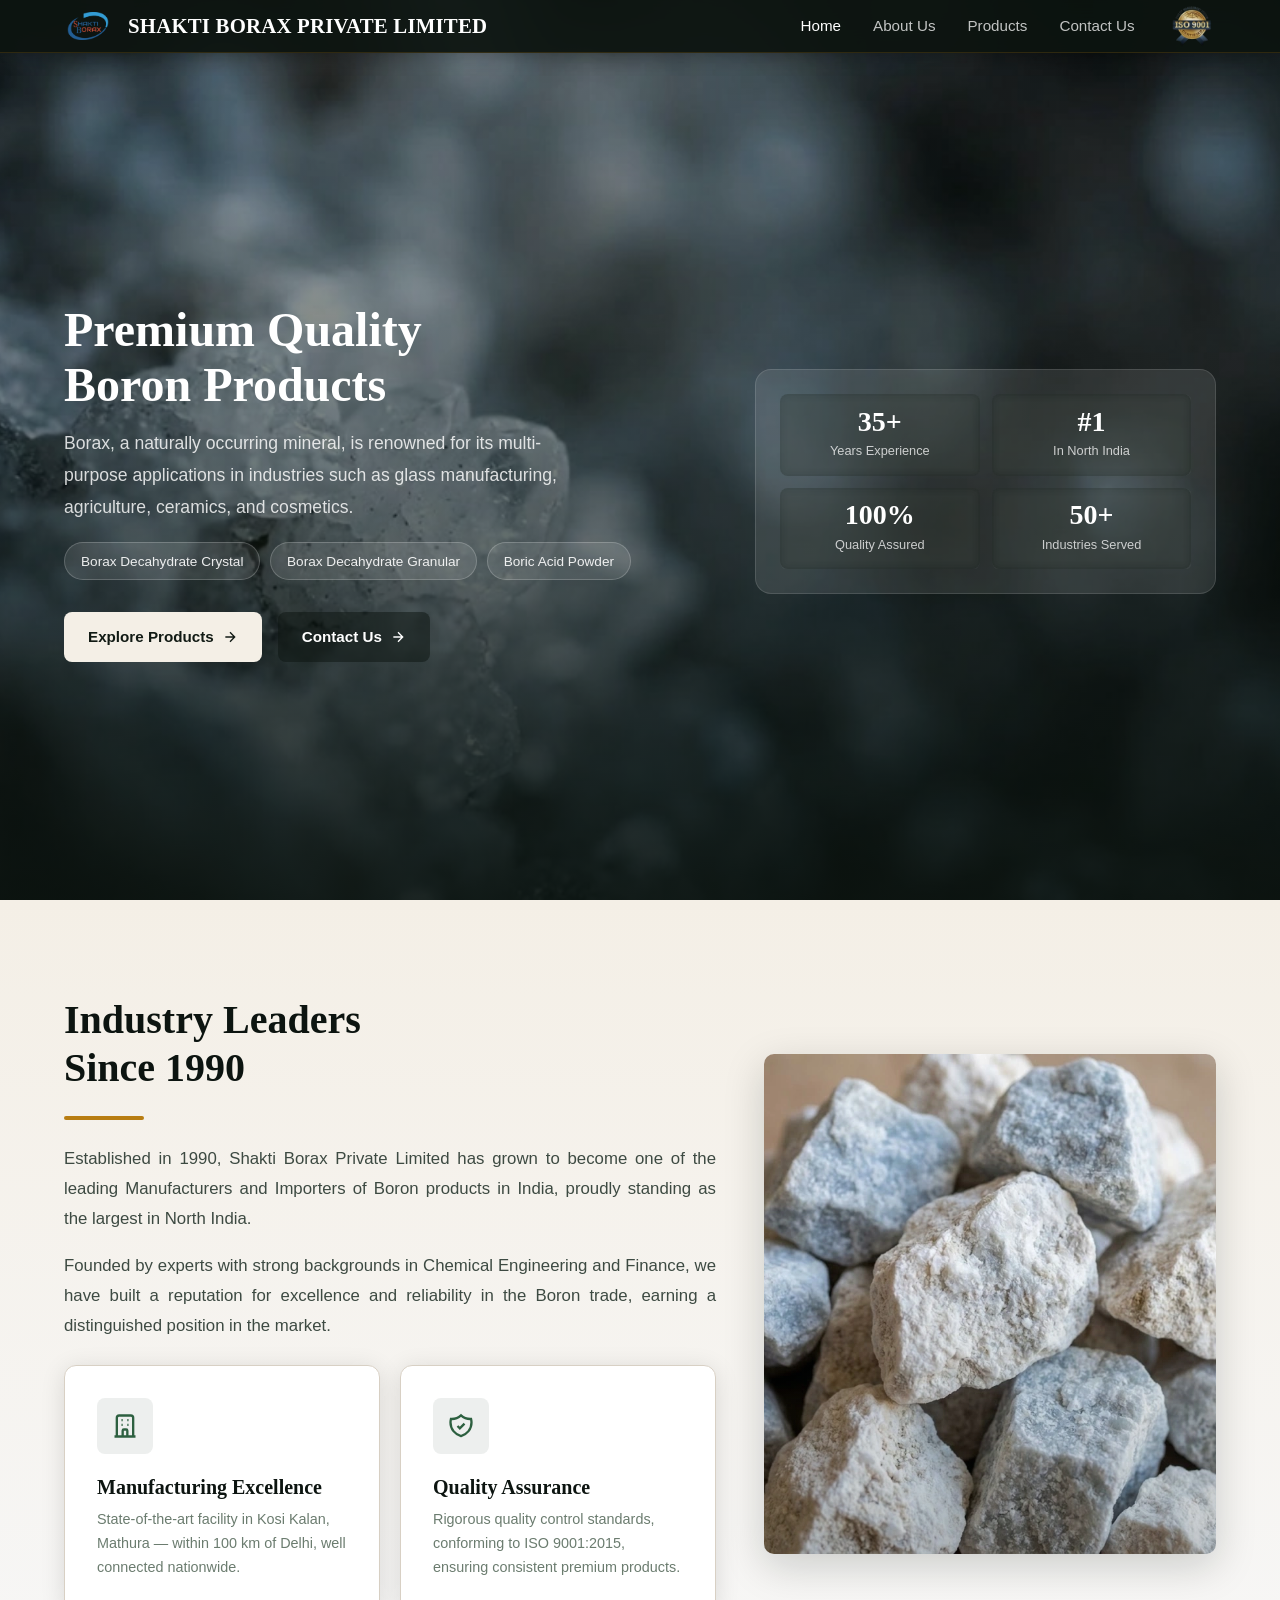
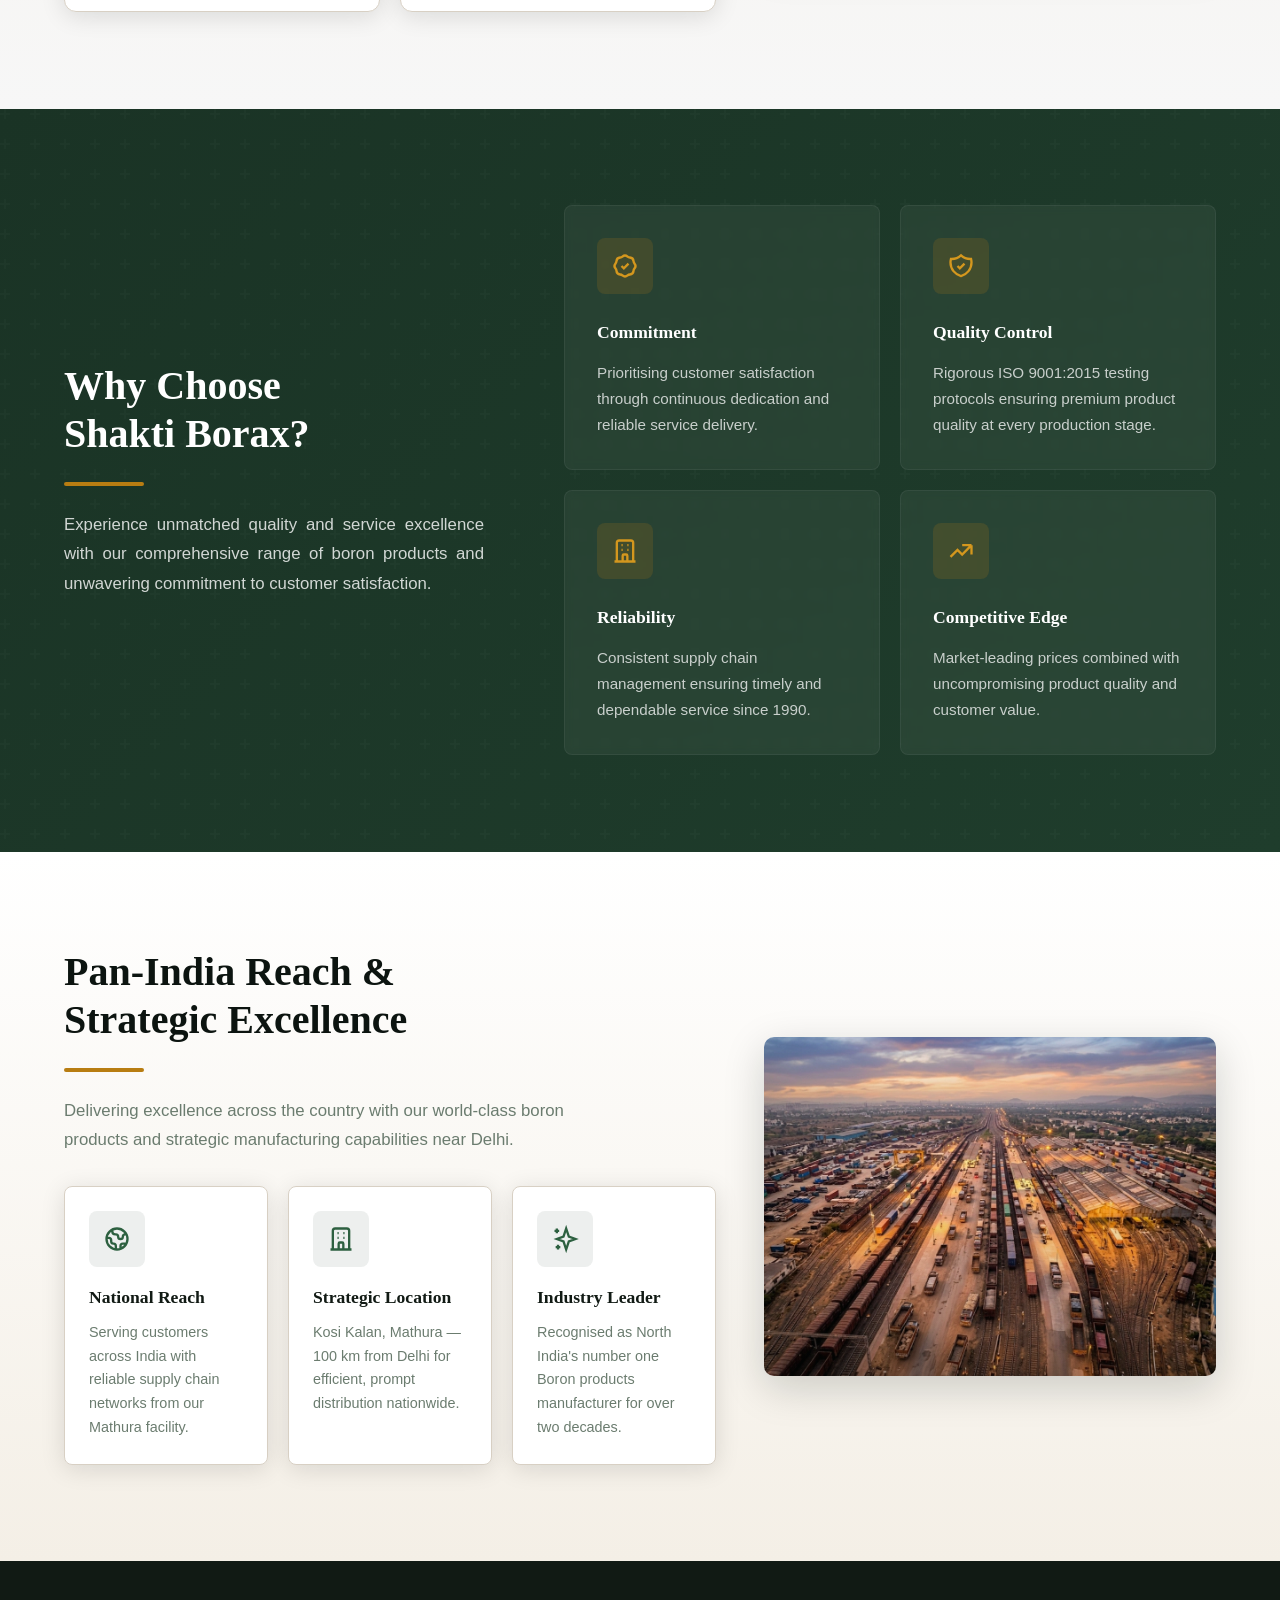
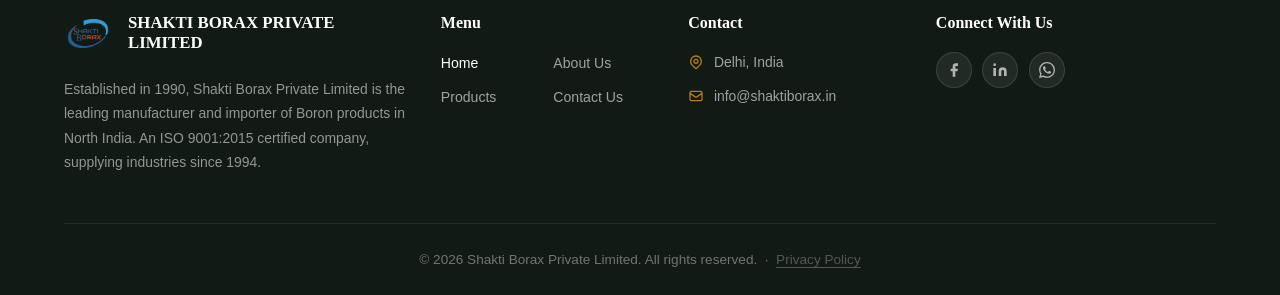
<file: index.html>
<!DOCTYPE html>
<html lang="en">
<head>
  <meta charset="UTF-8">
  <meta http-equiv="X-UA-Compatible" content="IE=edge">
  <meta name="viewport" content="width=device-width, initial-scale=1.0">
  <title>Shakti Borax Private Limited — Premium Boron Products</title>
  <meta name="description" content="North India's largest manufacturer of Boron products since 1990. ISO 9001:2015 certified.">
  <meta name="robots" content="index, follow">
  <meta name="theme-color" content="#0c1410">
  <link rel="canonical" href="https://www.shaktiborax.in/">
  <!-- Open Graph -->
  <meta property="og:type" content="website">
  <meta property="og:url" content="https://www.shaktiborax.in/">
  <meta property="og:title" content="Shakti Borax Private Limited — Premium Boron Products">
  <meta property="og:description" content="North India's largest manufacturer of Boron products since 1990. ISO 9001:2015 certified.">
  <meta property="og:image" content="https://www.shaktiborax.in/images/logo.webp">
  <!-- Twitter Card -->
  <meta name="twitter:card" content="summary">
  <meta name="twitter:title" content="Shakti Borax Private Limited — Premium Boron Products">
  <meta name="twitter:description" content="North India's largest manufacturer of Boron products since 1990. ISO 9001:2015 certified.">
  <meta name="twitter:image" content="https://www.shaktiborax.in/images/logo.webp">
  <link rel="icon" href="./images/favicon.ico" type="image/x-icon">
  <link rel="preconnect" href="https://fonts.googleapis.com">
  <link rel="preconnect" href="https://fonts.gstatic.com" crossorigin>
  <link rel="stylesheet" href="https://fonts.googleapis.com/css2?family=Inter:wght@400;500;600;700&display=swap">
  <link rel="preload" as="image" href="./images/hero-bg.webp">
  <link rel="preload" as="image" href="./images/logo.webp">
  <link rel="stylesheet" href="./styles.css">
  <style>body{background:#111a14}</style>
  <!-- JSON-LD Structured Data -->
  <script type="application/ld+json">
  {
    "@context": "https://schema.org",
    "@type": "LocalBusiness",
    "name": "Shakti Borax Private Limited",
    "url": "https://www.shaktiborax.in",
    "logo": "https://www.shaktiborax.in/images/logo.webp",
    "description": "North India's largest manufacturer of Boron products since 1990. ISO 9001:2015 certified.",
    "foundingDate": "1990",
    "address": [
      {
        "@type": "PostalAddress",
        "streetAddress": "C-20, UPSIDC Industrial Area, Nand Gaon Road, Kosi Kalan",
        "addressLocality": "Mathura",
        "addressRegion": "Uttar Pradesh",
        "postalCode": "281403",
        "addressCountry": "IN"
      },
      {
        "@type": "PostalAddress",
        "streetAddress": "22, Lane 1A, Anupam Garden, Sainik Farm",
        "addressLocality": "New Delhi",
        "postalCode": "110068",
        "addressCountry": "IN"
      }
    ],
    "email": "info@shaktiborax.in",
    "sameAs": [
      "https://www.facebook.com/shaktiborax.in/",
      "https://www.linkedin.com/company/shaktiborax"
    ]
  }
  </script>
  <!-- Google tag (gtag.js) -->
  <script async src="https://www.googletagmanager.com/gtag/js?id=G-6ELQ0YS1M4"></script>
  <script>window.dataLayer=window.dataLayer||[];function gtag(){dataLayer.push(arguments)}gtag('js',new Date());gtag('config','G-6ELQ0YS1M4');</script>
</head>
<body>

<div id="header-root"></div>

<!-- ============================================================
     HERO — full-screen, bg image + dark overlay + stats cards
     ============================================================ -->
<section class="hero">
  <div class="hero-bg" style="background-image:url('./images/hero-bg.webp');"></div>
  <div class="hero-overlay"></div>
  <div class="hero-content container">
    <div class="grid-12">

      <!-- Left: text -->
      <div style="grid-column:span 7;">
        <h1 class="heading-xl anim-up" style="color:#fff;">
          Premium Quality<br>Boron Products
        </h1>
        <p class="anim-up d100" style="font-size:1.1rem;color:rgba(255,255,255,0.82);margin-top:1rem;max-width:520px;line-height:1.8;">
          Borax, a naturally occurring mineral, is renowned for its multi-purpose applications in industries such as glass manufacturing, agriculture, ceramics, and cosmetics.
        </p>
        <div class="hero-pills anim-up d200">
          <span class="hero-pill">Borax Decahydrate Crystal</span>
          <span class="hero-pill">Borax Decahydrate Granular</span>
          <span class="hero-pill">Boric Acid Powder</span>
        </div>
        <div class="hero-btns anim-up d300">
          <a href="products" class="btn-primary">
            Explore Products
            <svg width="16" height="16" fill="none" stroke="currentColor" stroke-width="2" viewBox="0 0 24 24"><path d="M5 12h14M12 5l7 7-7 7"/></svg>
          </a>
          <a href="contact" class="btn-ghost">
            Contact Us
            <svg width="16" height="16" fill="none" stroke="currentColor" stroke-width="2" viewBox="0 0 24 24"><path d="M5 12h14M12 5l7 7-7 7"/></svg>
          </a>
        </div>
      </div>

      <!-- Right: stats card -->
      <div style="grid-column:span 5;" class="anim-scale d200">
        <div class="hero-stats-card">
          <div class="stats-grid">
            <div class="stat-box">
              <div class="stat-num">35+</div>
              <div class="stat-lbl">Years Experience</div>
            </div>
            <div class="stat-box">
              <div class="stat-num">#1</div>
              <div class="stat-lbl">In North India</div>
            </div>
            <div class="stat-box">
              <div class="stat-num">100%</div>
              <div class="stat-lbl">Quality Assured</div>
            </div>
            <div class="stat-box">
              <div class="stat-num">50+</div>
              <div class="stat-lbl">Industries Served</div>
            </div>
          </div>
        </div>
      </div>

    </div>
  </div>
</section>

<!-- ============================================================
     ABOUT SECTION — light bg, image right
     ============================================================ -->
<section class="about-section section-py">
  <div class="about-section-bg"></div>
  <div class="about-section-overlay"></div>
  <div class="about-section-content container">
    <div class="grid-12" style="gap:3rem;">

      <!-- Left: text + cards -->
      <div style="grid-column:span 7;">
        <div style="position:relative;">
          <h2 class="heading-lg anim-up" style="color:#0c1410;">
            Industry Leaders<br>Since 1990
          </h2>
          <span class="amber-bar"></span>
        </div>

        <p class="anim-up d100" style="font-size:1.05rem;color:#3d4a42;line-height:1.8;text-align:justify;">
          Established in 1990, Shakti Borax Private Limited has grown to become one of the leading Manufacturers and Importers of Boron products in India, proudly standing as the largest in North India.
        </p>
        <p class="anim-up d200" style="font-size:1.05rem;color:#3d4a42;line-height:1.8;text-align:justify;margin-top:1rem;">
          Founded by experts with strong backgrounds in Chemical Engineering and Finance, we have built a reputation for excellence and reliability in the Boron trade, earning a distinguished position in the market.
        </p>

        <div class="about-feature-grid" style="display:grid;grid-template-columns:1fr 1fr;gap:1.25rem;margin-top:1.5rem;">
          <div class="about-feature-card card-hover anim-up d300">
            <div class="about-icon icon-container">
              <svg width="28" height="28" fill="none" stroke="currentColor" stroke-width="2" viewBox="0 0 24 24"><path d="M19 21V5a2 2 0 00-2-2H7a2 2 0 00-2 2v16m14 0h2m-2 0H5m-2 0h2M9 7h1m-1 4h1m4-4h1m-1 4h1m-5 10v-5a1 1 0 011-1h2a1 1 0 011 1v5m-4 0h4"/></svg>
            </div>
            <h3 class="heading-md" style="color:#0c1410;margin-bottom:.5rem;">Manufacturing Excellence</h3>
            <p style="font-size:.9rem;color:#6b7c6f;line-height:1.65;">State-of-the-art facility in Kosi Kalan, Mathura — within 100 km of Delhi, well connected nationwide.</p>
          </div>
          <div class="about-feature-card card-hover anim-up d400">
            <div class="about-icon icon-container">
              <svg width="28" height="28" fill="none" stroke="currentColor" stroke-width="2" viewBox="0 0 24 24"><path d="M9 12l2 2 4-4m5.618-4.016A11.955 11.955 0 0112 2.944a11.955 11.955 0 01-8.618 3.04A12.02 12.02 0 003 9c0 5.591 3.824 10.29 9 11.622 5.176-1.332 9-6.03 9-11.622 0-1.042-.133-2.052-.382-3.016z"/></svg>
            </div>
            <h3 class="heading-md" style="color:#0c1410;margin-bottom:.5rem;">Quality Assurance</h3>
            <p style="font-size:.9rem;color:#6b7c6f;line-height:1.65;">Rigorous quality control standards, conforming to ISO 9001:2015, ensuring consistent premium products.</p>
          </div>
        </div>
      </div>

      <!-- Right: image -->
      <div style="grid-column:span 5;margin-top:0;" class="anim-scale">
        <div style="position:relative;">
          <img
            src="./images/index-about-image.webp"
            alt="Shakti Borax manufacturing facility — India's largest boron products manufacturer in North India since 1990"
            class="section-img"
            style="height:500px;"
            loading="lazy"
            decoding="async"
          >
          <div class="section-img-overlay"></div>
        </div>
      </div>

    </div>
  </div>
</section>

<!-- ============================================================
     FEATURES SECTION — dark green, "Why Choose Shakti Borax"
     ============================================================ -->
<section class="features-section section-py">
  <div class="features-section-tex"></div>
  <div class="container" style="position:relative;">
    <div class="grid-12" style="gap:3rem;">

      <!-- Left: heading -->
      <div style="grid-column:span 5;display:flex;flex-direction:column;justify-content:center;" class="features-text">
        <div style="position:relative;">
          <h2 class="heading-lg anim-up">
            Why Choose<br>Shakti Borax?
          </h2>
          <span class="amber-bar"></span>
          <p class="anim-up d100" style="font-size:1.05rem;line-height:1.75;text-align:justify;max-width:420px;">
            Experience unmatched quality and service excellence with our comprehensive range of boron products and unwavering commitment to customer satisfaction.
          </p>
        </div>
      </div>

      <!-- Right: 4 feature cards -->
      <div class="feature-cards-grid" style="grid-column:span 7;display:grid;grid-template-columns:1fr 1fr;gap:1.25rem;">
        <div class="feature-card-dark anim-up d200">
          <div class="f-icon">
            <svg width="28" height="28" fill="none" stroke="currentColor" stroke-width="2" viewBox="0 0 24 24"><path d="M9 12l2 2 4-4M7.835 4.697a3.42 3.42 0 001.946-.806 3.42 3.42 0 014.438 0 3.42 3.42 0 001.946.806 3.42 3.42 0 013.138 3.138 3.42 3.42 0 00.806 1.946 3.42 3.42 0 010 4.438 3.42 3.42 0 00-.806 1.946 3.42 3.42 0 01-3.138 3.138 3.42 3.42 0 00-1.946.806 3.42 3.42 0 01-4.438 0 3.42 3.42 0 00-1.946-.806 3.42 3.42 0 01-3.138-3.138 3.42 3.42 0 00-.806-1.946 3.42 3.42 0 010-4.438 3.42 3.42 0 00.806-1.946 3.42 3.42 0 013.138-3.138z"/></svg>
          </div>
          <h3>Commitment</h3>
          <p>Prioritising customer satisfaction through continuous dedication and reliable service delivery.</p>
        </div>
        <div class="feature-card-dark anim-up d300">
          <div class="f-icon">
            <svg width="28" height="28" fill="none" stroke="currentColor" stroke-width="2" viewBox="0 0 24 24"><path d="M9 12l2 2 4-4m5.618-4.016A11.955 11.955 0 0112 2.944a11.955 11.955 0 01-8.618 3.04A12.02 12.02 0 003 9c0 5.591 3.824 10.29 9 11.622 5.176-1.332 9-6.03 9-11.622 0-1.042-.133-2.052-.382-3.016z"/></svg>
          </div>
          <h3>Quality Control</h3>
          <p>Rigorous ISO 9001:2015 testing protocols ensuring premium product quality at every production stage.</p>
        </div>
        <div class="feature-card-dark anim-up d400">
          <div class="f-icon">
            <svg width="28" height="28" fill="none" stroke="currentColor" stroke-width="2" viewBox="0 0 24 24"><path d="M19 21V5a2 2 0 00-2-2H7a2 2 0 00-2 2v16m14 0h2m-2 0H5m-2 0h2M9 7h1m-1 4h1m4-4h1m-1 4h1m-5 10v-5a1 1 0 011-1h2a1 1 0 011 1v5m-4 0h4"/></svg>
          </div>
          <h3>Reliability</h3>
          <p>Consistent supply chain management ensuring timely and dependable service since 1990.</p>
        </div>
        <div class="feature-card-dark anim-up d500">
          <div class="f-icon">
            <svg width="28" height="28" fill="none" stroke="currentColor" stroke-width="2" viewBox="0 0 24 24"><path d="M13 7h8m0 0v8m0-8l-8 8-4-4-6 6"/></svg>
          </div>
          <h3>Competitive Edge</h3>
          <p>Market-leading prices combined with uncompromising product quality and customer value.</p>
        </div>
      </div>

    </div>
  </div>
</section>

<!-- ============================================================
     GLOBAL PRESENCE — light bg
     ============================================================ -->
<section class="presence-section section-py">
  <div class="container">
    <div class="grid-12" style="gap:3rem;">

      <!-- Left: heading + 3 cards -->
      <div style="grid-column:span 7;">
        <div style="position:relative;">
          <h2 class="heading-lg anim-up" style="color:#0c1410;">
            Pan-India Reach &<br>Strategic Excellence
          </h2>
          <span class="amber-bar"></span>
          <p class="anim-up d100" style="font-size:1.05rem;color:#6b7c6f;line-height:1.75;max-width:520px;margin-bottom:2rem;">
            Delivering excellence across the country with our world-class boron products and strategic manufacturing capabilities near Delhi.
          </p>
        </div>

        <div class="presence-cards-grid anim-up d200" style="display:grid;grid-template-columns:1fr 1fr 1fr;gap:1.25rem;">
          <div class="presence-card">
            <div class="presence-icon">
              <svg width="28" height="28" fill="none" stroke="currentColor" stroke-width="2" viewBox="0 0 24 24"><path d="M3.055 11H5a2 2 0 012 2v1a2 2 0 002 2 2 2 0 012 2v2.945M8 3.935V5.5A2.5 2.5 0 0010.5 8h.5a2 2 0 012 2 2 2 0 104 0 2 2 0 012-2h1.064M15 20.488V18a2 2 0 012-2h3.064M21 12a9 9 0 11-18 0 9 9 0 0118 0z"/></svg>
            </div>
            <h3>National Reach</h3>
            <p>Serving customers across India with reliable supply chain networks from our Mathura facility.</p>
          </div>
          <div class="presence-card">
            <div class="presence-icon">
              <svg width="28" height="28" fill="none" stroke="currentColor" stroke-width="2" viewBox="0 0 24 24"><path d="M19 21V5a2 2 0 00-2-2H7a2 2 0 00-2 2v16m14 0h2m-2 0H5m-2 0h2M9 7h1m-1 4h1m4-4h1m-1 4h1m-5 10v-5a1 1 0 011-1h2a1 1 0 011 1v5m-4 0h4"/></svg>
            </div>
            <h3>Strategic Location</h3>
            <p>Kosi Kalan, Mathura — 100 km from Delhi for efficient, prompt distribution nationwide.</p>
          </div>
          <div class="presence-card">
            <div class="presence-icon">
              <svg width="28" height="28" fill="none" stroke="currentColor" stroke-width="2" viewBox="0 0 24 24"><path d="M5 3v4M3 5h4M6 17v4m-2-2h4m5-16l2.286 6.857L21 12l-5.714 2.143L13 21l-2.286-6.857L5 12l5.714-2.143L13 3z"/></svg>
            </div>
            <h3>Industry Leader</h3>
            <p>Recognised as North India's number one Boron products manufacturer for over two decades.</p>
          </div>
        </div>
      </div>

      <!-- Right: image -->
      <div style="grid-column:span 5;" class="anim-scale">
        <div style="position:relative;">
          <img
            src="./images/index-presence-image.webp"
            alt="Shakti Borax premium boron products ready for pan-India distribution from Kosi Kalan, Mathura"
            class="section-img"
            style="aspect-ratio:4/3;"
            loading="lazy"
            decoding="async"
          >
          <div class="section-img-overlay"></div>
        </div>
      </div>

    </div>
  </div>
</section>

<div id="footer-root"></div>

<script src="./components.js"></script>
<script>
  buildHeader('Home');
  buildFooter('Home');
</script>
</body>
</html>
</file>
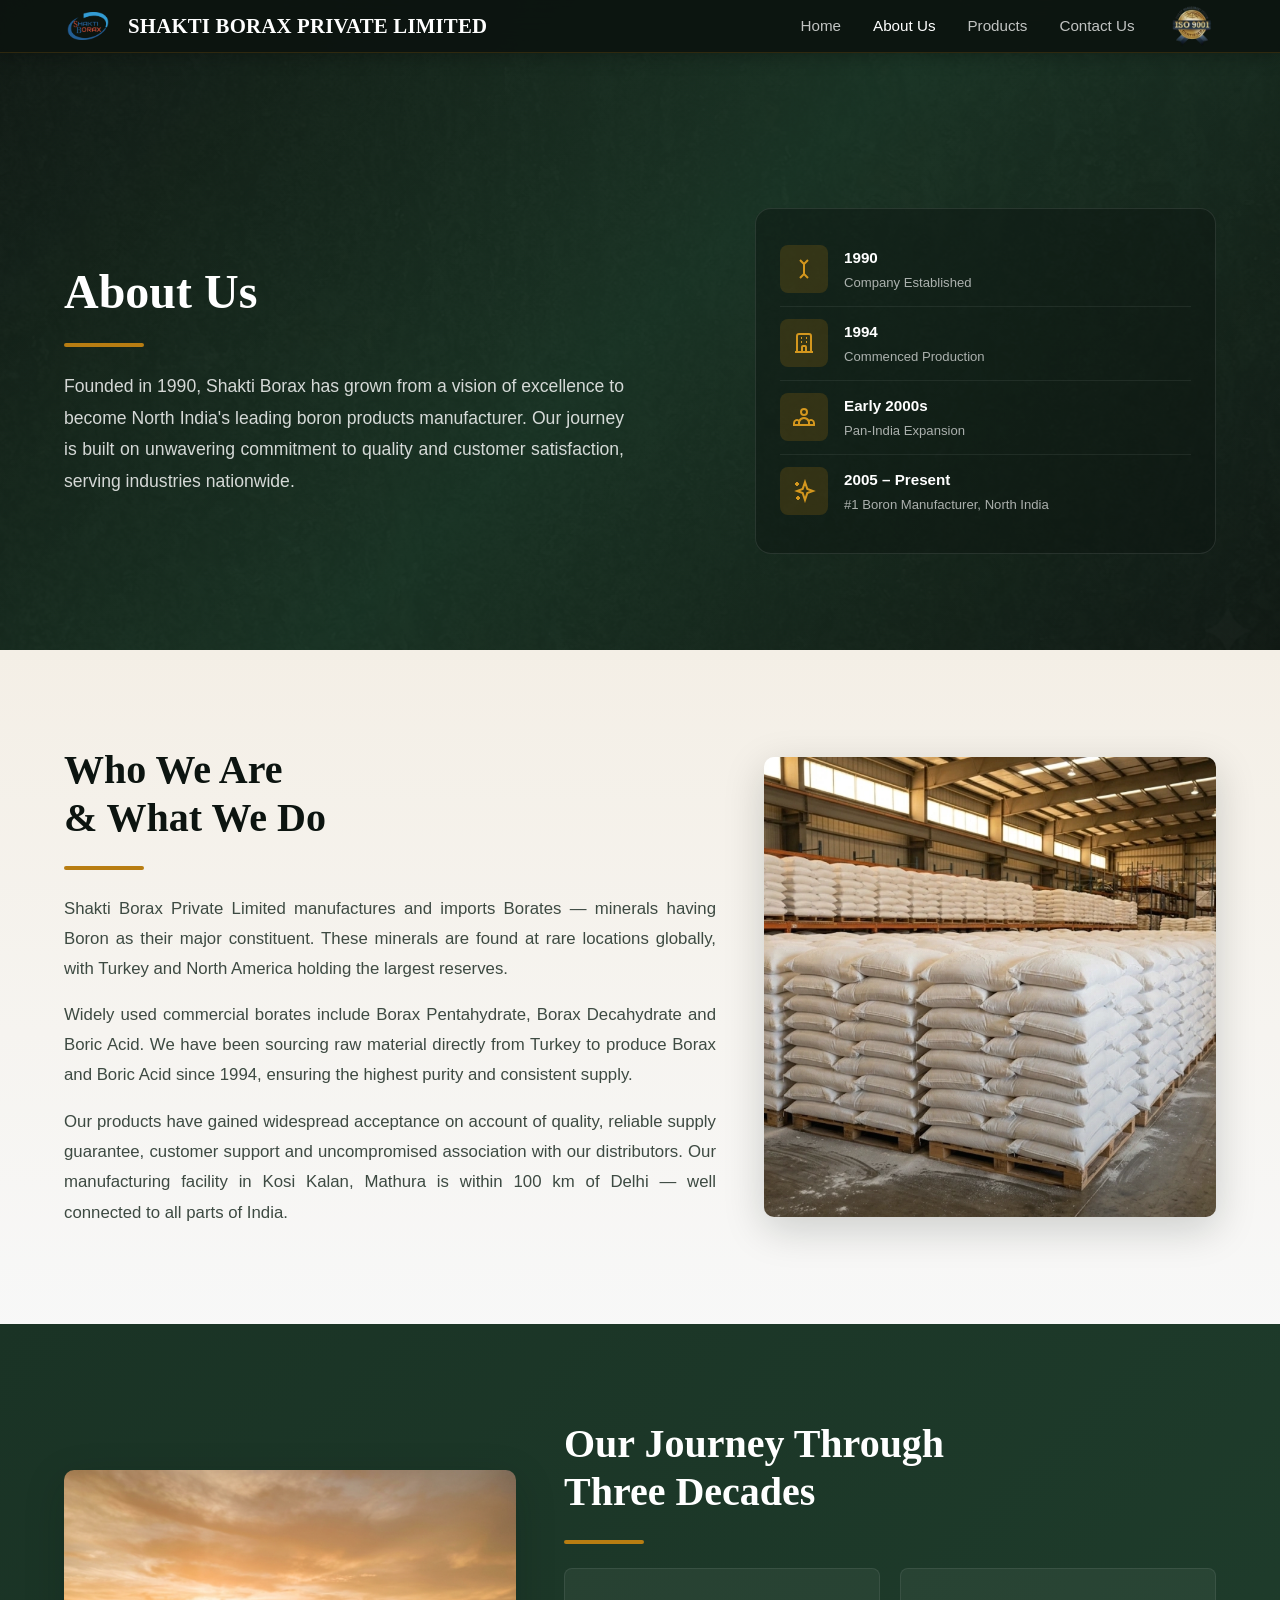
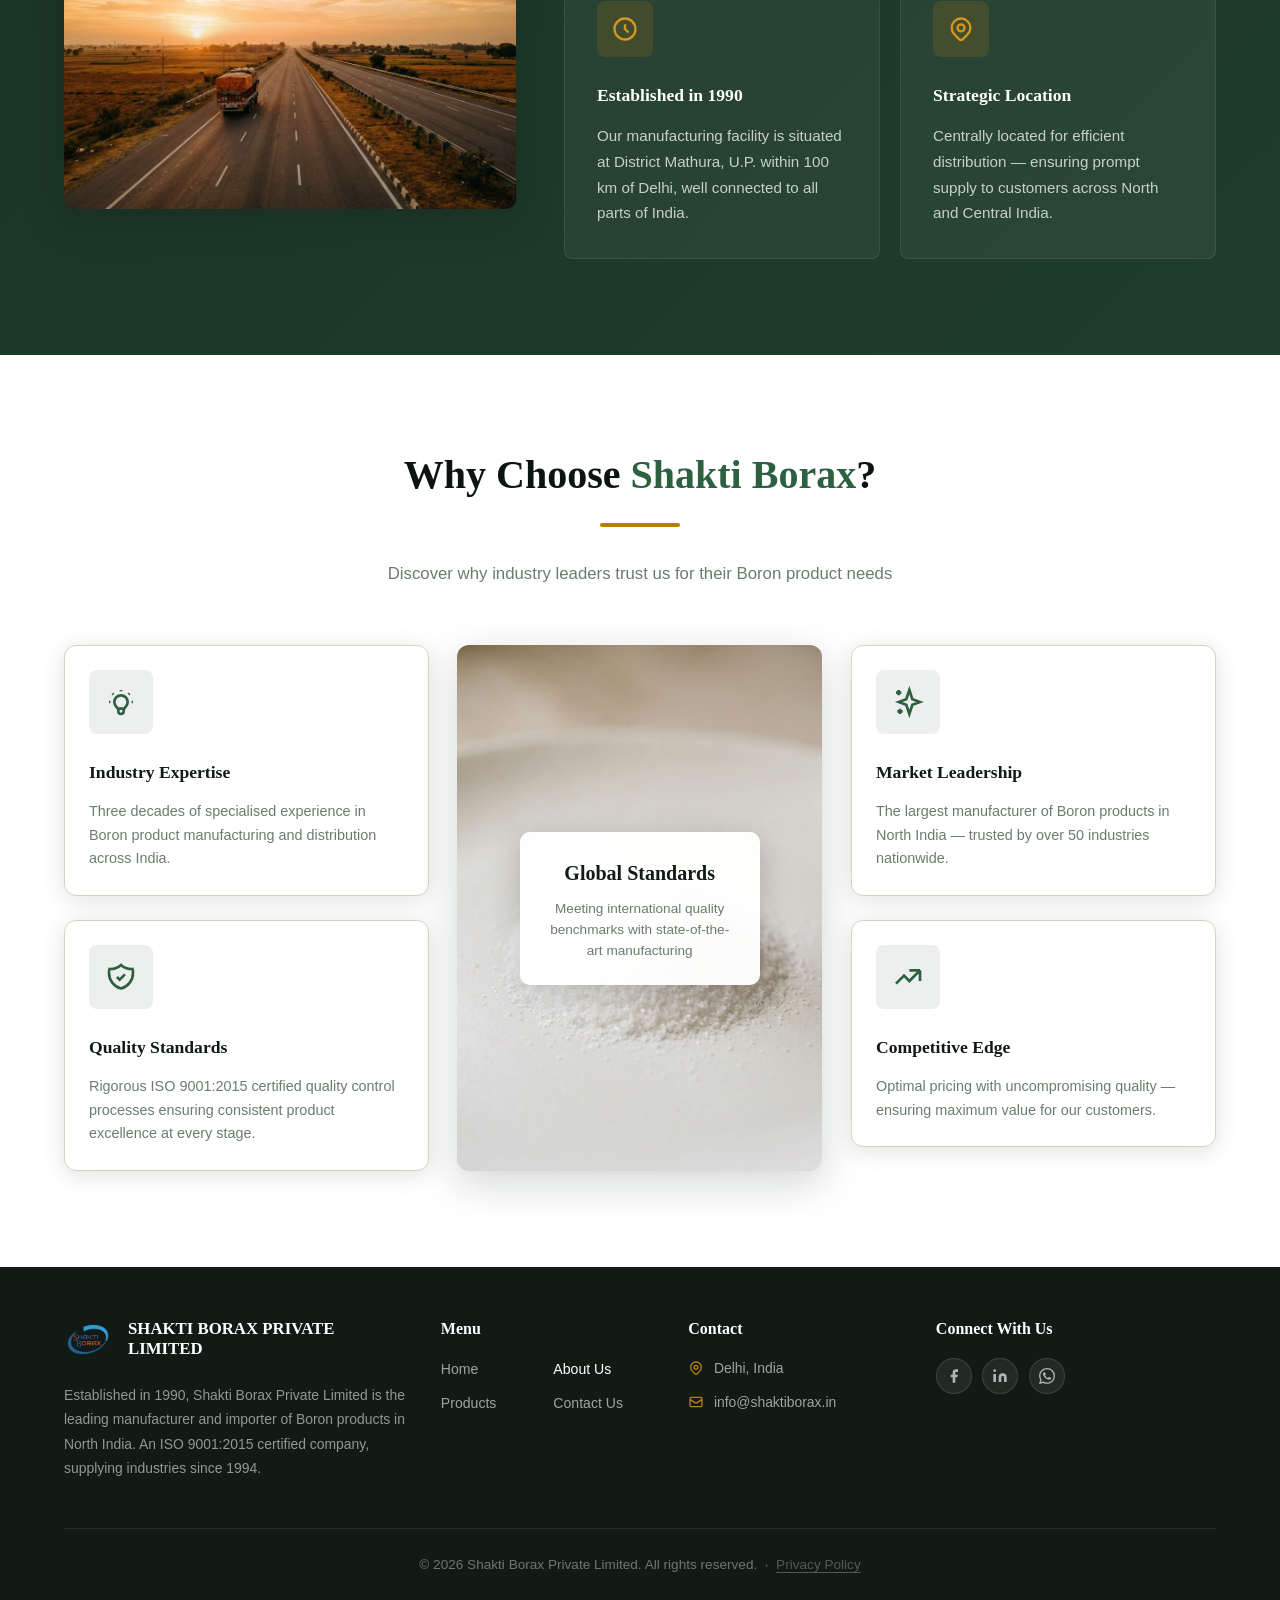
<file: about.html>
<!DOCTYPE html>
<html lang="en">
<head>
  <meta charset="UTF-8">
  <meta http-equiv="X-UA-Compatible" content="IE=edge">
  <meta name="viewport" content="width=device-width, initial-scale=1.0">
  <title>About Us — Shakti Borax Private Limited</title>
  <meta name="description" content="Learn about Shakti Borax's 35+ year history as North India's leading Boron products manufacturer since 1990.">
  <meta name="robots" content="index, follow">
  <meta name="theme-color" content="#0c1410">
  <link rel="canonical" href="https://www.shaktiborax.in/about">
  <!-- Open Graph -->
  <meta property="og:type" content="website">
  <meta property="og:url" content="https://www.shaktiborax.in/about">
  <meta property="og:title" content="About Us — Shakti Borax Private Limited">
  <meta property="og:description" content="Learn about Shakti Borax's 35+ year history as North India's leading Boron products manufacturer since 1990.">
  <meta property="og:image" content="https://www.shaktiborax.in/images/logo.webp">
  <!-- Twitter Card -->
  <meta name="twitter:card" content="summary">
  <meta name="twitter:title" content="About Us — Shakti Borax Private Limited">
  <meta name="twitter:description" content="Learn about Shakti Borax's 35+ year history as North India's leading Boron products manufacturer since 1990.">
  <meta name="twitter:image" content="https://www.shaktiborax.in/images/logo.webp">
  <link rel="icon" href="./images/favicon.ico" type="image/x-icon">
  <link rel="preconnect" href="https://fonts.googleapis.com">
  <link rel="preconnect" href="https://fonts.gstatic.com" crossorigin>
  <link rel="stylesheet" href="https://fonts.googleapis.com/css2?family=Inter:wght@400;500;600;700&display=swap">
  <link rel="preload" as="image" href="./images/about-hero-bg.webp">
  <link rel="preload" as="image" href="./images/logo.webp">
  <link rel="stylesheet" href="./styles.css">
  <style>body{background:#111a14}</style>
  <!-- Google tag (gtag.js) -->
  <script async src="https://www.googletagmanager.com/gtag/js?id=G-6ELQ0YS1M4"></script>
  <script>window.dataLayer=window.dataLayer||[];function gtag(){dataLayer.push(arguments)}gtag('js',new Date());gtag('config','G-6ELQ0YS1M4');</script>
</head>
<body>

<div id="header-root"></div>

<!-- ============================================================
     PAGE HERO — dark green, timeline panel right
     ============================================================ -->
<section class="page-hero">
  <div class="page-hero-bg" style="background-image:url('./images/about-hero-bg.webp');"></div>
  <div class="container" style="position:relative;padding-top:7rem;padding-bottom:3rem;">
    <div class="grid-12" style="align-items:center;">

      <!-- Left -->
      <div style="grid-column:span 7;">
        <div style="position:relative;">
          <h1 class="heading-xl anim-up">About Us</h1>
          <span class="amber-bar"></span>
        </div>
        <p class="anim-up d100" style="font-size:1.1rem;color:rgba(255,255,255,0.82);line-height:1.8;text-align:justify;max-width:560px;">
          Founded in 1990, Shakti Borax has grown from a vision of excellence to become North India's leading boron products manufacturer. Our journey is built on unwavering commitment to quality and customer satisfaction, serving industries nationwide.
        </p>
      </div>

      <!-- Right: timeline -->
      <div style="grid-column:span 5;" class="anim-scale d200">
        <div class="timeline-panel">
          <div class="timeline-item anim-up">
            <div class="tl-icon">
              <svg width="24" height="24" fill="none" stroke="currentColor" stroke-width="2" viewBox="0 0 24 24"><path d="M8 21l4-4 4 4M8 3l4 4 4-4M12 7v10"/></svg>
            </div>
            <div>
              <div class="tl-year">1990</div>
              <div class="tl-label">Company Established</div>
            </div>
          </div>
          <div class="timeline-item anim-up d100">
            <div class="tl-icon">
              <svg width="24" height="24" fill="none" stroke="currentColor" stroke-width="2" viewBox="0 0 24 24"><path d="M19 21V5a2 2 0 00-2-2H7a2 2 0 00-2 2v16m14 0h2m-2 0H5m-2 0h2M9 7h1m-1 4h1m4-4h1m-1 4h1m-5 10v-5a1 1 0 011-1h2a1 1 0 011 1v5m-4 0h4"/></svg>
            </div>
            <div>
              <div class="tl-year">1994</div>
              <div class="tl-label">Commenced Production</div>
            </div>
          </div>
          <div class="timeline-item anim-up d200">
            <div class="tl-icon">
              <svg width="24" height="24" fill="none" stroke="currentColor" stroke-width="2" viewBox="0 0 24 24"><path d="M17 20h5v-2a3 3 0 00-5.356-1.857M17 20H7m10 0v-2c0-.656-.126-1.283-.356-1.857M7 20H2v-2a3 3 0 015.356-1.857M7 20v-2c0-.656.126-1.283.356-1.857m0 0a5.002 5.002 0 019.288 0M15 7a3 3 0 11-6 0 3 3 0 016 0z"/></svg>
            </div>
            <div>
              <div class="tl-year">Early 2000s</div>
              <div class="tl-label">Pan-India Expansion</div>
            </div>
          </div>
          <div class="timeline-item anim-up d300">
            <div class="tl-icon">
              <svg width="24" height="24" fill="none" stroke="currentColor" stroke-width="2" viewBox="0 0 24 24"><path d="M5 3v4M3 5h4M6 17v4m-2-2h4m5-16l2.286 6.857L21 12l-5.714 2.143L13 21l-2.286-6.857L5 12l5.714-2.143L13 3z"/></svg>
            </div>
            <div>
              <div class="tl-year">2005 – Present</div>
              <div class="tl-label">#1 Boron Manufacturer, North India</div>
            </div>
          </div>
        </div>
      </div>

    </div>
  </div>
</section>

<!-- ============================================================
     WHO WE ARE — light bg, image right
     ============================================================ -->
<section class="about-body-section section-py">
  <div class="about-body-bg"></div>
  <div class="about-body-overlay"></div>
  <div class="about-body-content container">
    <div class="grid-12" style="gap:3rem;">

      <!-- Left: text -->
      <div style="grid-column:span 7;">
        <div style="position:relative;">
          <h2 class="heading-lg anim-up" style="color:#0c1410;">Who We Are<br>&amp; What We Do</h2>
          <span class="amber-bar"></span>
        </div>
        <p class="anim-up d100" style="font-size:1.05rem;color:#3d4a42;line-height:1.8;text-align:justify;">
          Shakti Borax Private Limited manufactures and imports Borates — minerals having Boron as their major constituent. These minerals are found at rare locations globally, with Turkey and North America holding the largest reserves.
        </p>
        <p class="anim-up d200" style="font-size:1.05rem;color:#3d4a42;line-height:1.8;text-align:justify;margin-top:1rem;">
          Widely used commercial borates include Borax Pentahydrate, Borax Decahydrate and Boric Acid. We have been sourcing raw material directly from Turkey to produce Borax and Boric Acid since 1994, ensuring the highest purity and consistent supply.
        </p>
        <p class="anim-up d300" style="font-size:1.05rem;color:#3d4a42;line-height:1.8;text-align:justify;margin-top:1rem;">
          Our products have gained widespread acceptance on account of quality, reliable supply guarantee, customer support and uncompromised association with our distributors. Our manufacturing facility in Kosi Kalan, Mathura is within 100 km of Delhi — well connected to all parts of India.
        </p>
      </div>

      <!-- Right: image -->
      <div style="grid-column:span 5;" class="anim-scale">
        <div style="position:relative;">
          <img
            src="./images/about-who-we-are.webp"
            alt="Refined borax and boric acid products manufactured by Shakti Borax at their Kosi Kalan, Mathura facility"
            class="section-img"
            style="height:460px;"
            loading="lazy"
            decoding="async"
          >
          <div class="section-img-overlay"></div>
        </div>
      </div>

    </div>
  </div>
</section>

<!-- ============================================================
     JOURNEY — dark green, image left + cards right
     ============================================================ -->
<section class="journey-section section-py">
  <div class="container" style="position:relative;">
    <div class="grid-12" style="gap:3rem;">

      <!-- Left: image -->
      <div style="grid-column:span 5;" class="anim-scale">
        <div style="position:relative;">
          <img
            src="./images/about-journey.webp"
            alt="Shakti Borax's three-decade journey as North India's leading boron manufacturer since 1990"
            class="section-img"
            style="aspect-ratio:4/3;"
            loading="lazy"
            decoding="async"
          >
          <div class="section-img-overlay"></div>
        </div>
      </div>

      <!-- Right: text + cards -->
      <div style="grid-column:span 7;">
        <h2 class="heading-lg anim-up" style="color:#fff;">
          Our Journey Through<br>Three Decades
        </h2>
        <span class="amber-bar"></span>

        <div class="journey-cards-grid" style="display:grid;grid-template-columns:1fr 1fr;gap:1.25rem;margin-top:1rem;">
          <div class="journey-card anim-up d200">
            <div class="jc-icon">
              <svg width="28" height="28" fill="none" stroke="currentColor" stroke-width="2" viewBox="0 0 24 24"><path d="M12 8v4l3 3m6-3a9 9 0 11-18 0 9 9 0 0118 0z"/></svg>
            </div>
            <h3>Established in 1990</h3>
            <p>Our manufacturing facility is situated at District Mathura, U.P. within 100 km of Delhi, well connected to all parts of India.</p>
          </div>
          <div class="journey-card anim-up d300">
            <div class="jc-icon">
              <svg width="28" height="28" fill="none" stroke="currentColor" stroke-width="2" viewBox="0 0 24 24"><path d="M17.657 16.657L13.414 20.9a1.998 1.998 0 01-2.827 0l-4.244-4.243a8 8 0 1111.314 0z"/><path d="M15 11a3 3 0 11-6 0 3 3 0 016 0z"/></svg>
            </div>
            <h3>Strategic Location</h3>
            <p>Centrally located for efficient distribution — ensuring prompt supply to customers across North and Central India.</p>
          </div>
        </div>
      </div>

    </div>
  </div>
</section>

<!-- ============================================================
     WHY CHOOSE US — 3-column with center image
     ============================================================ -->
<section class="why-section section-py">
  <div class="container">
    <div style="text-align:center;margin-bottom:3.5rem;">
      <h2 class="heading-lg anim-up" style="color:#0c1410;">
        Why Choose <span style="color:#2d6040;">Shakti Borax</span>?
      </h2>
      <span class="amber-bar-center"></span>
      <p class="anim-up d100" style="font-size:1.05rem;color:#6b7c6f;max-width:520px;margin:0 auto;line-height:1.75;">
        Discover why industry leaders trust us for their Boron product needs
      </p>
    </div>

    <div class="why-grid" style="display:grid;grid-template-columns:1fr 1fr 1fr;gap:1.75rem;align-items:stretch;">

      <!-- Left column -->
      <div style="display:flex;flex-direction:column;gap:1.5rem;">
        <div class="why-card anim-up d200">
          <div class="why-icon">
            <svg width="32" height="32" fill="none" stroke="currentColor" stroke-width="2" viewBox="0 0 24 24"><path d="M9.663 17h4.673M12 3v1m6.364 1.636l-.707.707M21 12h-1M4 12H3m3.343-5.657l-.707-.707m2.828 9.9a5 5 0 117.072 0l-.548.547A3.374 3.374 0 0014 18.469V19a2 2 0 11-4 0v-.531c0-.895-.356-1.754-.988-2.386l-.548-.547z"/></svg>
          </div>
          <h3>Industry Expertise</h3>
          <p>Three decades of specialised experience in Boron product manufacturing and distribution across India.</p>
        </div>
        <div class="why-card anim-up d300">
          <div class="why-icon">
            <svg width="32" height="32" fill="none" stroke="currentColor" stroke-width="2" viewBox="0 0 24 24"><path d="M9 12l2 2 4-4m5.618-4.016A11.955 11.955 0 0112 2.944a11.955 11.955 0 01-8.618 3.04A12.02 12.02 0 003 9c0 5.591 3.824 10.29 9 11.622 5.176-1.332 9-6.03 9-11.622 0-1.042-.133-2.052-.382-3.016z"/></svg>
          </div>
          <h3>Quality Standards</h3>
          <p>Rigorous ISO 9001:2015 certified quality control processes ensuring consistent product excellence at every stage.</p>
        </div>
      </div>

      <!-- Center: image with badge -->
      <div class="why-center-img anim-scale d200">
        <img
          src="./images/about-why-choose.webp"
          alt="Shakti Borax ISO 9001:2015 certified boron products meeting global quality standards"
          loading="lazy"
          decoding="async"
        >
        <div class="why-center-badge">
          <div class="why-center-badge-inner">
            <h3>Global Standards</h3>
            <p>Meeting international quality benchmarks with state-of-the-art manufacturing</p>
          </div>
        </div>
      </div>

      <!-- Right column -->
      <div style="display:flex;flex-direction:column;gap:1.5rem;">
        <div class="why-card anim-up d300">
          <div class="why-icon">
            <svg width="32" height="32" fill="none" stroke="currentColor" stroke-width="2" viewBox="0 0 24 24"><path d="M5 3v4M3 5h4M6 17v4m-2-2h4m5-16l2.286 6.857L21 12l-5.714 2.143L13 21l-2.286-6.857L5 12l5.714-2.143L13 3z"/></svg>
          </div>
          <h3>Market Leadership</h3>
          <p>The largest manufacturer of Boron products in North India — trusted by over 50 industries nationwide.</p>
        </div>
        <div class="why-card anim-up d400">
          <div class="why-icon">
            <svg width="32" height="32" fill="none" stroke="currentColor" stroke-width="2" viewBox="0 0 24 24"><path d="M13 7h8m0 0v8m0-8l-8 8-4-4-6 6"/></svg>
          </div>
          <h3>Competitive Edge</h3>
          <p>Optimal pricing with uncompromising quality — ensuring maximum value for our customers.</p>
        </div>
      </div>

    </div>
  </div>
</section>

<div id="footer-root"></div>

<script src="./components.js"></script>
<script>
  buildHeader('About Us');
  buildFooter('About Us');
</script>
</body>
</html>
</file>
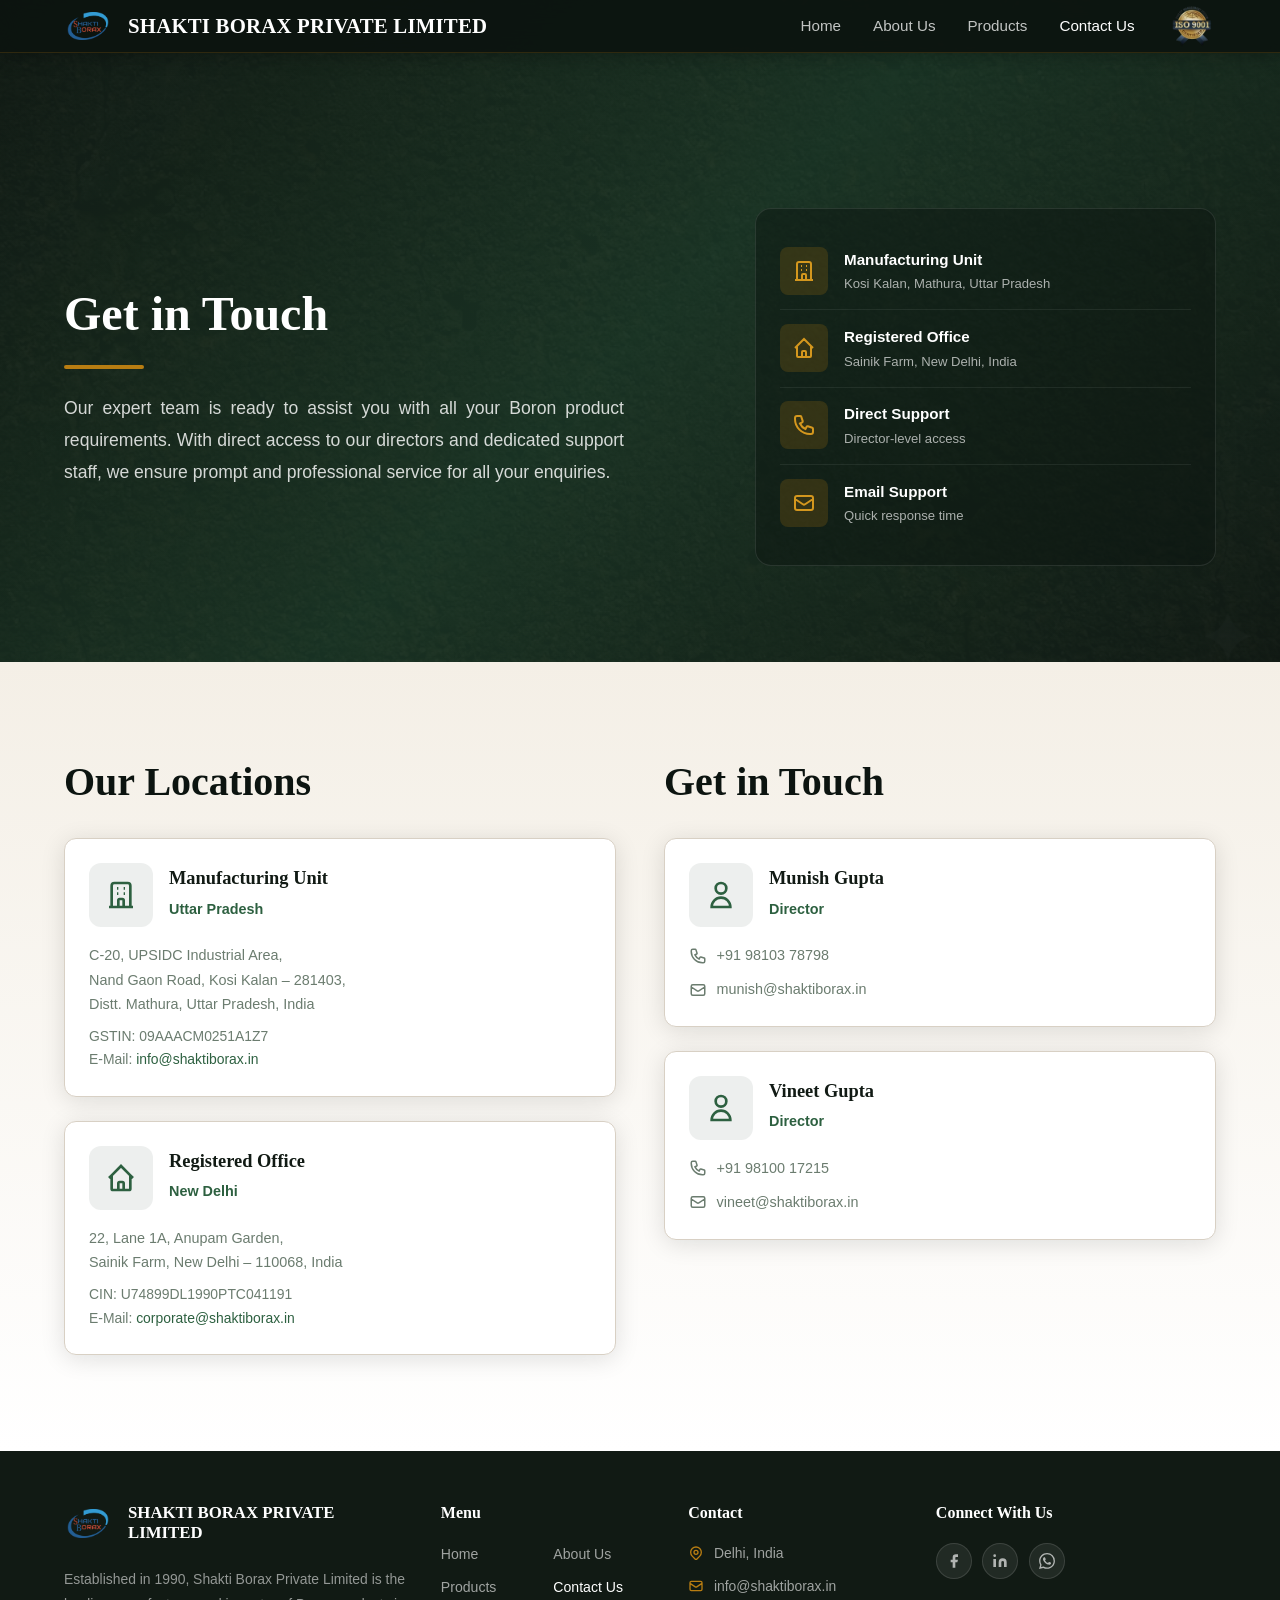
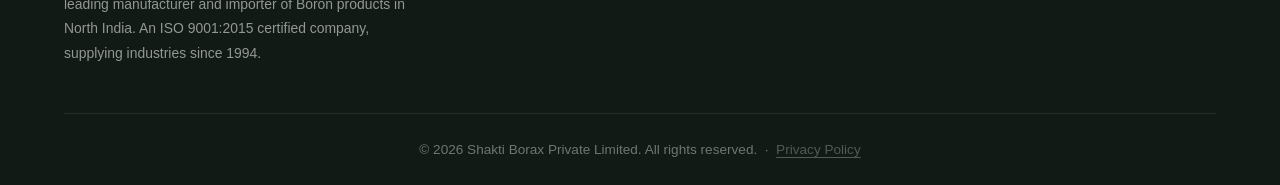
<file: contact.html>
<!DOCTYPE html>
<html lang="en">
<head>
  <meta charset="UTF-8">
  <meta http-equiv="X-UA-Compatible" content="IE=edge">
  <meta name="viewport" content="width=device-width, initial-scale=1.0">
  <title>Contact Us — Shakti Borax Private Limited</title>
  <meta name="description" content="Contact Shakti Borax. Manufacturing unit in Mathura, U.P. and registered office in New Delhi. Reach our directors directly.">
  <meta name="robots" content="index, follow">
  <meta name="theme-color" content="#0c1410">
  <link rel="canonical" href="https://www.shaktiborax.in/contact">
  <!-- Open Graph -->
  <meta property="og:type" content="website">
  <meta property="og:url" content="https://www.shaktiborax.in/contact">
  <meta property="og:title" content="Contact Us — Shakti Borax Private Limited">
  <meta property="og:description" content="Contact Shakti Borax. Manufacturing unit in Mathura, U.P. and registered office in New Delhi. Reach our directors directly.">
  <meta property="og:image" content="https://www.shaktiborax.in/images/logo.webp">
  <!-- Twitter Card -->
  <meta name="twitter:card" content="summary">
  <meta name="twitter:title" content="Contact Us — Shakti Borax Private Limited">
  <meta name="twitter:description" content="Contact Shakti Borax. Manufacturing unit in Mathura, U.P. and registered office in New Delhi.">
  <meta name="twitter:image" content="https://www.shaktiborax.in/images/logo.webp">
  <link rel="icon" href="./images/favicon.ico" type="image/x-icon">
  <link rel="preconnect" href="https://fonts.googleapis.com">
  <link rel="preconnect" href="https://fonts.gstatic.com" crossorigin>
  <link rel="stylesheet" href="https://fonts.googleapis.com/css2?family=Inter:wght@400;500;600;700&display=swap">
  <link rel="preload" as="image" href="./images/contact-hero-bg.webp">
  <link rel="preload" as="image" href="./images/logo.webp">
  <link rel="stylesheet" href="./styles.css">
  <style>body{background:#111a14}</style>
  <!-- Google tag (gtag.js) -->
  <script async src="https://www.googletagmanager.com/gtag/js?id=G-6ELQ0YS1M4"></script>
  <script>window.dataLayer=window.dataLayer||[];function gtag(){dataLayer.push(arguments)}gtag('js',new Date());gtag('config','G-6ELQ0YS1M4');</script>
</head>
<body>

<div id="header-root"></div>

<!-- ============================================================
     PAGE HERO — dark, contact summary panel right
     ============================================================ -->
<section class="page-hero">
  <div class="page-hero-bg" style="background-image:url('./images/contact-hero-bg.webp');"></div>
  <div class="container" style="position:relative;padding-top:7rem;padding-bottom:3rem;">
    <div class="grid-12" style="align-items:center;">

      <!-- Left -->
      <div style="grid-column:span 7;">
        <h1 class="heading-xl anim-up">Get in Touch</h1>
        <span class="amber-bar"></span>
        <p class="anim-up d100" style="font-size:1.1rem;color:rgba(255,255,255,0.82);line-height:1.8;text-align:justify;max-width:560px;">
          Our expert team is ready to assist you with all your Boron product requirements. With direct access to our directors and dedicated support staff, we ensure prompt and professional service for all your enquiries.
        </p>
      </div>

      <!-- Right: info panel -->
      <div style="grid-column:span 5;" class="anim-scale d200">
        <div class="info-panel">
          <div class="info-row anim-up">
            <div class="info-icon">
              <svg width="24" height="24" fill="none" stroke="currentColor" stroke-width="2" viewBox="0 0 24 24"><path d="M19 21V5a2 2 0 00-2-2H7a2 2 0 00-2 2v16m14 0h2m-2 0H5m-2 0h2M9 7h1m-1 4h1m4-4h1m-1 4h1m-5 10v-5a1 1 0 011-1h2a1 1 0 011 1v5m-4 0h4"/></svg>
            </div>
            <div>
              <div class="info-text-main">Manufacturing Unit</div>
              <div class="info-text-sub">Kosi Kalan, Mathura, Uttar Pradesh</div>
            </div>
          </div>
          <div class="info-row anim-up d100">
            <div class="info-icon">
              <svg width="24" height="24" fill="none" stroke="currentColor" stroke-width="2" viewBox="0 0 24 24"><path d="M3 12l2-2m0 0l7-7 7 7M5 10v10a1 1 0 001 1h3m10-11l2 2m-2-2v10a1 1 0 01-1 1h-3m-6 0a1 1 0 001-1v-4a1 1 0 011-1h2a1 1 0 011 1v4a1 1 0 001 1m-6 0h6"/></svg>
            </div>
            <div>
              <div class="info-text-main">Registered Office</div>
              <div class="info-text-sub">Sainik Farm, New Delhi, India</div>
            </div>
          </div>
          <div class="info-row anim-up d200">
            <div class="info-icon">
              <svg width="24" height="24" fill="none" stroke="currentColor" stroke-width="2" viewBox="0 0 24 24"><path d="M3 5a2 2 0 012-2h3.28a1 1 0 01.948.684l1.498 4.493a1 1 0 01-.502 1.21l-2.257 1.13a11.042 11.042 0 005.516 5.516l1.13-2.257a1 1 0 011.21-.502l4.493 1.498a1 1 0 01.684.949V19a2 2 0 01-2 2h-1C9.716 21 3 14.284 3 6V5z"/></svg>
            </div>
            <div>
              <div class="info-text-main">Direct Support</div>
              <div class="info-text-sub">Director-level access</div>
            </div>
          </div>
          <div class="info-row anim-up d300">
            <div class="info-icon">
              <svg width="24" height="24" fill="none" stroke="currentColor" stroke-width="2" viewBox="0 0 24 24"><path d="M3 8l7.89 5.26a2 2 0 002.22 0L21 8M5 19h14a2 2 0 002-2V7a2 2 0 00-2-2H5a2 2 0 00-2 2v10a2 2 0 002 2z"/></svg>
            </div>
            <div>
              <div class="info-text-main">Email Support</div>
              <div class="info-text-sub">Quick response time</div>
            </div>
          </div>
        </div>
      </div>

    </div>
  </div>
</section>

<!-- ============================================================
     CONTACT BODY — 2 columns: locations | directors
     ============================================================ -->
<section class="contact-section section-py">
  <div class="container">
    <div style="display:grid;grid-template-columns:1fr 1fr;gap:3rem;" class="contact-cols">

      <!-- Left: Our Locations -->
      <div>
        <h2 class="heading-lg anim-up" style="color:#0c1410;">Our Locations</h2>
        <div style="display:flex;flex-direction:column;gap:1.5rem;margin-top:2rem;">

          <div class="location-card card-hover anim-up d100">
            <div class="lc-head">
              <div class="lc-icon">
                <svg width="32" height="32" fill="none" stroke="currentColor" stroke-width="2" viewBox="0 0 24 24"><path d="M19 21V5a2 2 0 00-2-2H7a2 2 0 00-2 2v16m14 0h2m-2 0H5m-2 0h2M9 7h1m-1 4h1m4-4h1m-1 4h1m-5 10v-5a1 1 0 011-1h2a1 1 0 011 1v5m-4 0h4"/></svg>
              </div>
              <div>
                <div class="lc-title">Manufacturing Unit</div>
                <div class="lc-region">Uttar Pradesh</div>
              </div>
            </div>
            <div class="lc-body">
              <p>C-20, UPSIDC Industrial Area,<br>Nand Gaon Road, Kosi Kalan – 281403,<br>Distt. Mathura, Uttar Pradesh, India</p>
              <p class="meta">GSTIN: 09AAACM0251A1Z7<br>E-Mail: <a href="mailto:info@shaktiborax.in" style="color:#2d6040;">info@shaktiborax.in</a></p>
            </div>
          </div>

          <div class="location-card card-hover anim-up d200">
            <div class="lc-head">
              <div class="lc-icon">
                <svg width="32" height="32" fill="none" stroke="currentColor" stroke-width="2" viewBox="0 0 24 24"><path d="M3 12l2-2m0 0l7-7 7 7M5 10v10a1 1 0 001 1h3m10-11l2 2m-2-2v10a1 1 0 01-1 1h-3m-6 0a1 1 0 001-1v-4a1 1 0 011-1h2a1 1 0 011 1v4a1 1 0 001 1m-6 0h6"/></svg>
              </div>
              <div>
                <div class="lc-title">Registered Office</div>
                <div class="lc-region">New Delhi</div>
              </div>
            </div>
            <div class="lc-body">
              <p>22, Lane 1A, Anupam Garden,<br>Sainik Farm, New Delhi – 110068, India</p>
              <p class="meta">CIN: U74899DL1990PTC041191<br>E-Mail: <a href="mailto:corporate@shaktiborax.in" style="color:#2d6040;">corporate@shaktiborax.in</a></p>
            </div>
          </div>

        </div>
      </div>

      <!-- Right: Get in Touch (Directors) -->
      <div>
        <h2 class="heading-lg anim-up" style="color:#0c1410;">Get in Touch</h2>
        <div style="display:flex;flex-direction:column;gap:1.5rem;margin-top:2rem;">

          <div class="director-card card-hover anim-up d100">
            <div class="dc-head">
              <div class="dc-icon">
                <svg width="32" height="32" fill="none" stroke="currentColor" stroke-width="2" viewBox="0 0 24 24"><path d="M16 7a4 4 0 11-8 0 4 4 0 018 0zM12 14a7 7 0 00-7 7h14a7 7 0 00-7-7z"/></svg>
              </div>
              <div>
                <div class="dc-name">Munish Gupta</div>
                <div class="dc-title">Director</div>
              </div>
            </div>
            <div class="dc-links">
              <a href="tel:+919810378798" class="dc-link">
                <svg width="18" height="18" fill="none" stroke="currentColor" stroke-width="2" viewBox="0 0 24 24"><path d="M3 5a2 2 0 012-2h3.28a1 1 0 01.948.684l1.498 4.493a1 1 0 01-.502 1.21l-2.257 1.13a11.042 11.042 0 005.516 5.516l1.13-2.257a1 1 0 011.21-.502l4.493 1.498a1 1 0 01.684.949V19a2 2 0 01-2 2h-1C9.716 21 3 14.284 3 6V5z"/></svg>
                +91 98103 78798
              </a>
              <a href="mailto:munish@shaktiborax.in" class="dc-link">
                <svg width="18" height="18" fill="none" stroke="currentColor" stroke-width="2" viewBox="0 0 24 24"><path d="M3 8l7.89 5.26a2 2 0 002.22 0L21 8M5 19h14a2 2 0 002-2V7a2 2 0 00-2-2H5a2 2 0 00-2 2v10a2 2 0 002 2z"/></svg>
                munish@shaktiborax.in
              </a>
            </div>
          </div>

          <div class="director-card card-hover anim-up d200">
            <div class="dc-head">
              <div class="dc-icon">
                <svg width="32" height="32" fill="none" stroke="currentColor" stroke-width="2" viewBox="0 0 24 24"><path d="M16 7a4 4 0 11-8 0 4 4 0 018 0zM12 14a7 7 0 00-7 7h14a7 7 0 00-7-7z"/></svg>
              </div>
              <div>
                <div class="dc-name">Vineet Gupta</div>
                <div class="dc-title">Director</div>
              </div>
            </div>
            <div class="dc-links">
              <a href="tel:+919810017215" class="dc-link">
                <svg width="18" height="18" fill="none" stroke="currentColor" stroke-width="2" viewBox="0 0 24 24"><path d="M3 5a2 2 0 012-2h3.28a1 1 0 01.948.684l1.498 4.493a1 1 0 01-.502 1.21l-2.257 1.13a11.042 11.042 0 005.516 5.516l1.13-2.257a1 1 0 011.21-.502l4.493 1.498a1 1 0 01.684.949V19a2 2 0 01-2 2h-1C9.716 21 3 14.284 3 6V5z"/></svg>
                +91 98100 17215
              </a>
              <a href="mailto:vineet@shaktiborax.in" class="dc-link">
                <svg width="18" height="18" fill="none" stroke="currentColor" stroke-width="2" viewBox="0 0 24 24"><path d="M3 8l7.89 5.26a2 2 0 002.22 0L21 8M5 19h14a2 2 0 002-2V7a2 2 0 00-2-2H5a2 2 0 00-2 2v10a2 2 0 002 2z"/></svg>
                vineet@shaktiborax.in
              </a>
            </div>
          </div>

        </div>
      </div>

    </div>
  </div>
</section>

<style>
  @media (max-width: 768px) {
    .contact-cols { grid-template-columns: 1fr !important; }
  }
</style>

<div id="footer-root"></div>

<script src="./components.js"></script>
<script>
  buildHeader('Contact Us');
  buildFooter('Contact Us');
</script>
</body>
</html>
</file>
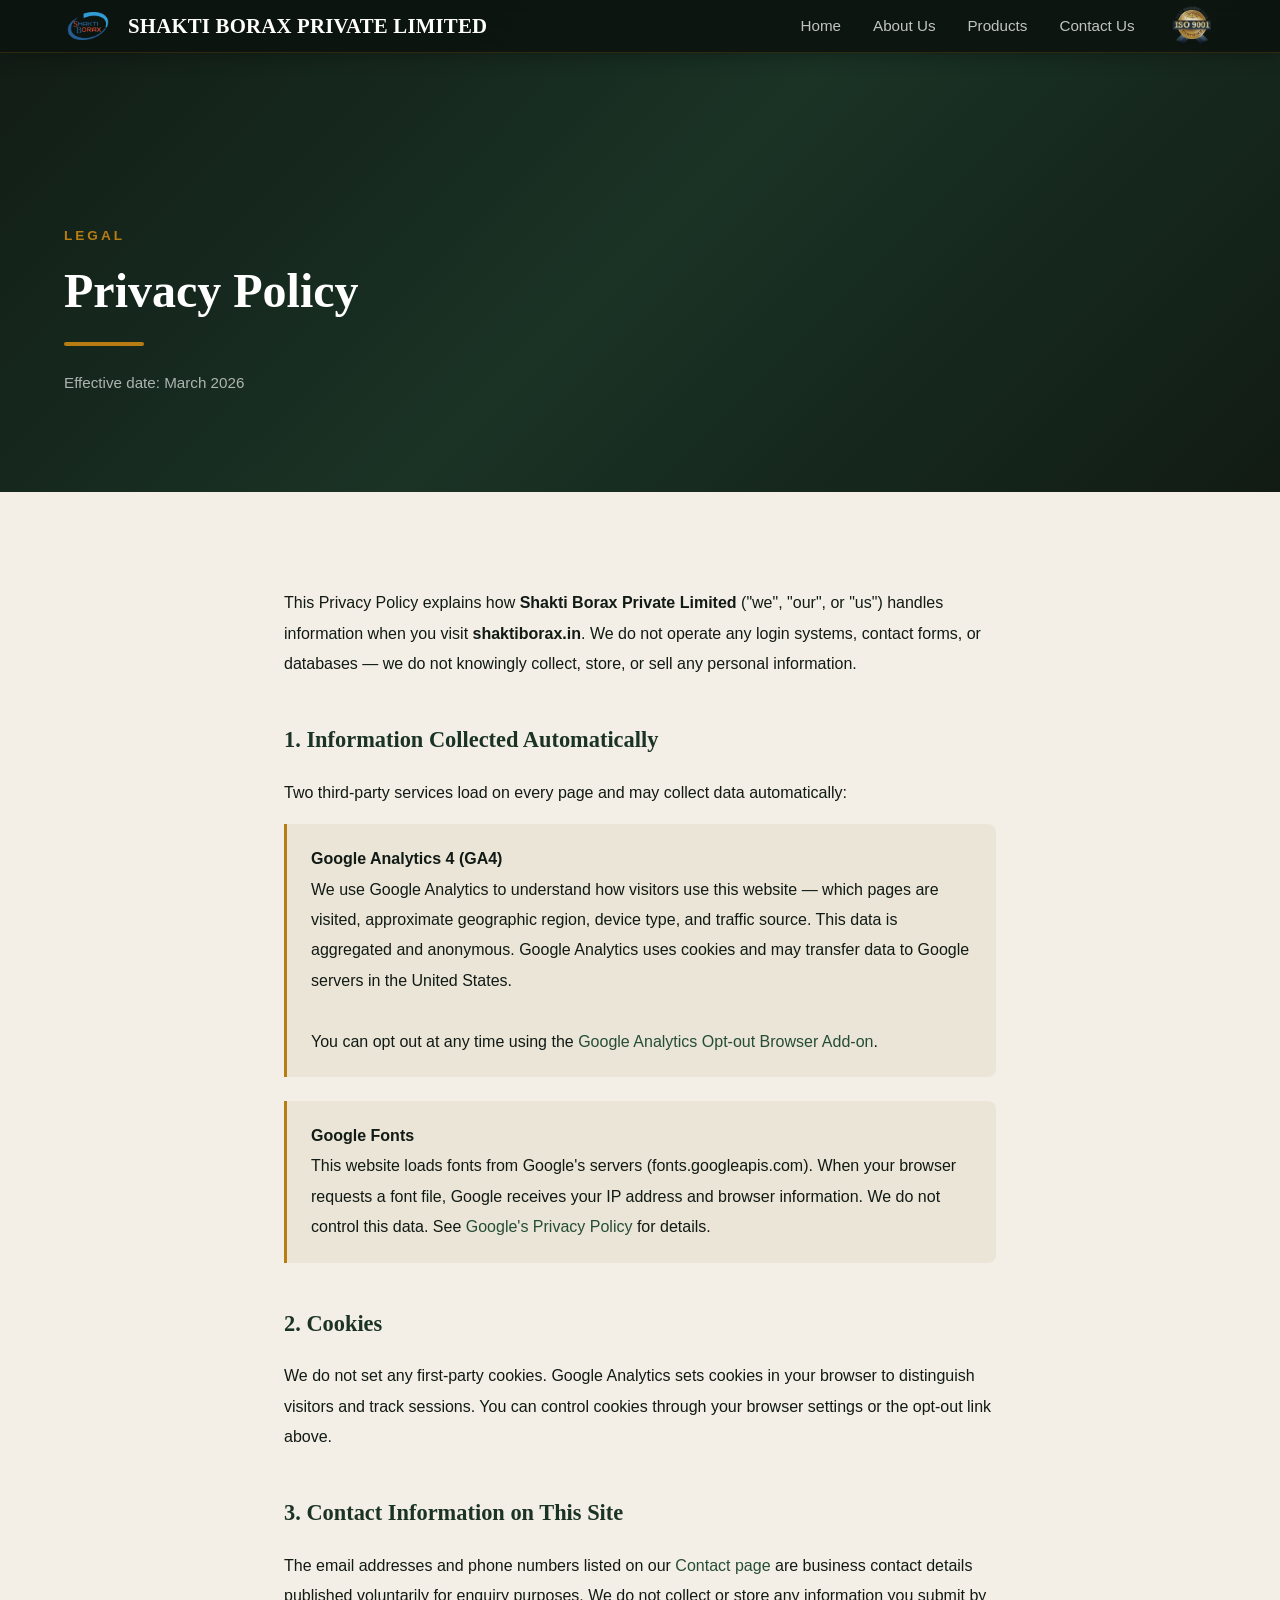
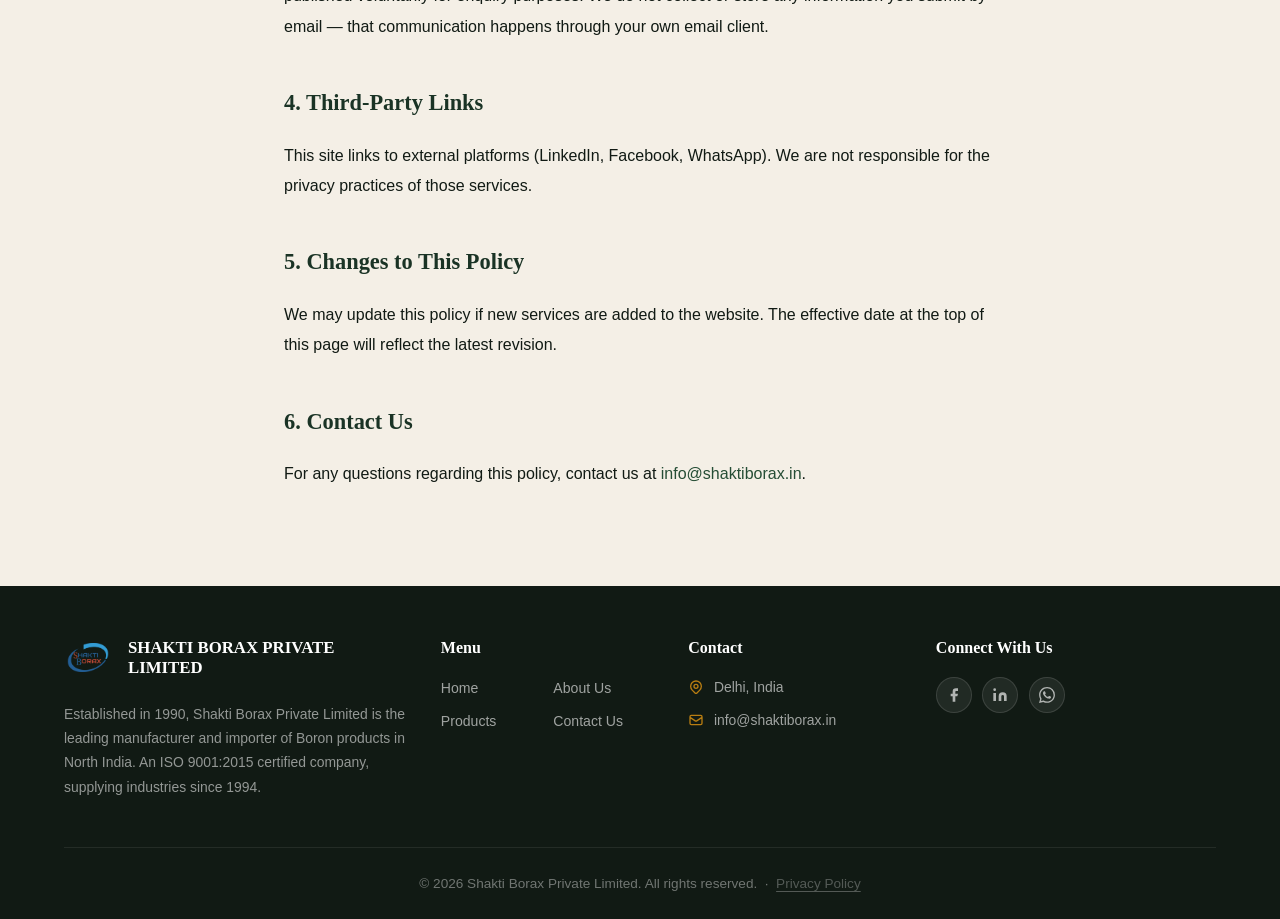
<file: privacy.html>
<!DOCTYPE html>
<html lang="en">
<head>
  <meta charset="UTF-8">
  <meta http-equiv="X-UA-Compatible" content="IE=edge">
  <meta name="viewport" content="width=device-width, initial-scale=1.0">
  <title>Privacy Policy — Shakti Borax Private Limited</title>
  <meta name="description" content="Privacy Policy for Shakti Borax Private Limited. Learn how we handle data on shaktiborax.in.">
  <meta name="robots" content="noindex">
  <meta name="theme-color" content="#0c1410">
  <link rel="icon" href="./images/favicon.ico" type="image/x-icon">
  <link rel="preconnect" href="https://fonts.googleapis.com">
  <link rel="preconnect" href="https://fonts.gstatic.com" crossorigin>
  <link rel="stylesheet" href="https://fonts.googleapis.com/css2?family=Inter:wght@400;500;600;700&display=swap">
  <link rel="preload" as="image" href="./images/logo.webp">
  <link rel="stylesheet" href="./styles.css">
  <style>body{background:#111a14}</style>
  <!-- Google tag (gtag.js) -->
  <script async src="https://www.googletagmanager.com/gtag/js?id=G-6ELQ0YS1M4"></script>
  <script>window.dataLayer=window.dataLayer||[];function gtag(){dataLayer.push(arguments)}gtag('js',new Date());gtag('config','G-6ELQ0YS1M4');</script>
</head>
<body>

<div id="header-root"></div>

<!-- PAGE HERO -->
<section class="page-hero" style="min-height:40vh;">
  <div class="page-hero-bg" style="background:var(--green-900);"></div>
  <div class="container" style="position:relative;padding-top:8rem;padding-bottom:3rem;">
    <p class="anim-up" style="font-size:0.85rem;text-transform:uppercase;letter-spacing:3px;color:var(--amber);font-weight:600;margin-bottom:1rem;">Legal</p>
    <h1 class="heading-xl anim-up d100">Privacy Policy</h1>
    <span class="amber-bar anim-up d200"></span>
    <p class="anim-up d200" style="color:rgba(255,255,255,0.65);margin-top:1rem;font-size:0.95rem;">Effective date: March 2026</p>
  </div>
</section>

<!-- POLICY CONTENT -->
<section class="section-py" style="background:var(--cream);">
  <div class="container" style="max-width:760px;">

    <div class="anim-up" style="color:var(--dark);line-height:1.9;font-size:1rem;">

      <p style="margin-bottom:2rem;">
        This Privacy Policy explains how <strong>Shakti Borax Private Limited</strong> ("we", "our", or "us") handles information when you visit <strong>shaktiborax.in</strong>. We do not operate any login systems, contact forms, or databases — we do not knowingly collect, store, or sell any personal information.
      </p>

      <h2 style="font-family:'Libre Baskerville',serif;font-size:1.4rem;color:var(--green-900);margin:2.5rem 0 1rem;">1. Information Collected Automatically</h2>
      <p style="margin-bottom:1rem;">Two third-party services load on every page and may collect data automatically:</p>

      <div style="background:var(--cream-dark);border-left:3px solid var(--amber);padding:1.25rem 1.5rem;border-radius:0 8px 8px 0;margin-bottom:1.5rem;">
        <strong>Google Analytics 4 (GA4)</strong><br>
        We use Google Analytics to understand how visitors use this website — which pages are visited, approximate geographic region, device type, and traffic source. This data is aggregated and anonymous. Google Analytics uses cookies and may transfer data to Google servers in the United States.<br><br>
        You can opt out at any time using the <a href="https://tools.google.com/dlpage/gaoptout" target="_blank" rel="noopener noreferrer" style="color:var(--green-700);">Google Analytics Opt-out Browser Add-on</a>.
      </div>

      <div style="background:var(--cream-dark);border-left:3px solid var(--amber);padding:1.25rem 1.5rem;border-radius:0 8px 8px 0;margin-bottom:2rem;">
        <strong>Google Fonts</strong><br>
        This website loads fonts from Google's servers (fonts.googleapis.com). When your browser requests a font file, Google receives your IP address and browser information. We do not control this data. See <a href="https://policies.google.com/privacy" target="_blank" rel="noopener noreferrer" style="color:var(--green-700);">Google's Privacy Policy</a> for details.
      </div>

      <h2 style="font-family:'Libre Baskerville',serif;font-size:1.4rem;color:var(--green-900);margin:2.5rem 0 1rem;">2. Cookies</h2>
      <p style="margin-bottom:1rem;">
        We do not set any first-party cookies. Google Analytics sets cookies in your browser to distinguish visitors and track sessions. You can control cookies through your browser settings or the opt-out link above.
      </p>

      <h2 style="font-family:'Libre Baskerville',serif;font-size:1.4rem;color:var(--green-900);margin:2.5rem 0 1rem;">3. Contact Information on This Site</h2>
      <p style="margin-bottom:1rem;">
        The email addresses and phone numbers listed on our <a href="/contact" style="color:var(--green-700);">Contact page</a> are business contact details published voluntarily for enquiry purposes. We do not collect or store any information you submit by email — that communication happens through your own email client.
      </p>

      <h2 style="font-family:'Libre Baskerville',serif;font-size:1.4rem;color:var(--green-900);margin:2.5rem 0 1rem;">4. Third-Party Links</h2>
      <p style="margin-bottom:1rem;">
        This site links to external platforms (LinkedIn, Facebook, WhatsApp). We are not responsible for the privacy practices of those services.
      </p>

      <h2 style="font-family:'Libre Baskerville',serif;font-size:1.4rem;color:var(--green-900);margin:2.5rem 0 1rem;">5. Changes to This Policy</h2>
      <p style="margin-bottom:1rem;">
        We may update this policy if new services are added to the website. The effective date at the top of this page will reflect the latest revision.
      </p>

      <h2 style="font-family:'Libre Baskerville',serif;font-size:1.4rem;color:var(--green-900);margin:2.5rem 0 1rem;">6. Contact Us</h2>
      <p>
        For any questions regarding this policy, contact us at <a href="mailto:info@shaktiborax.in" style="color:var(--green-700);">info@shaktiborax.in</a>.
      </p>

    </div>
  </div>
</section>

<div id="footer-root"></div>

<script src="./components.js"></script>
<script>
  buildHeader('');
  buildFooter('');
</script>
</body>
</html>
</file>
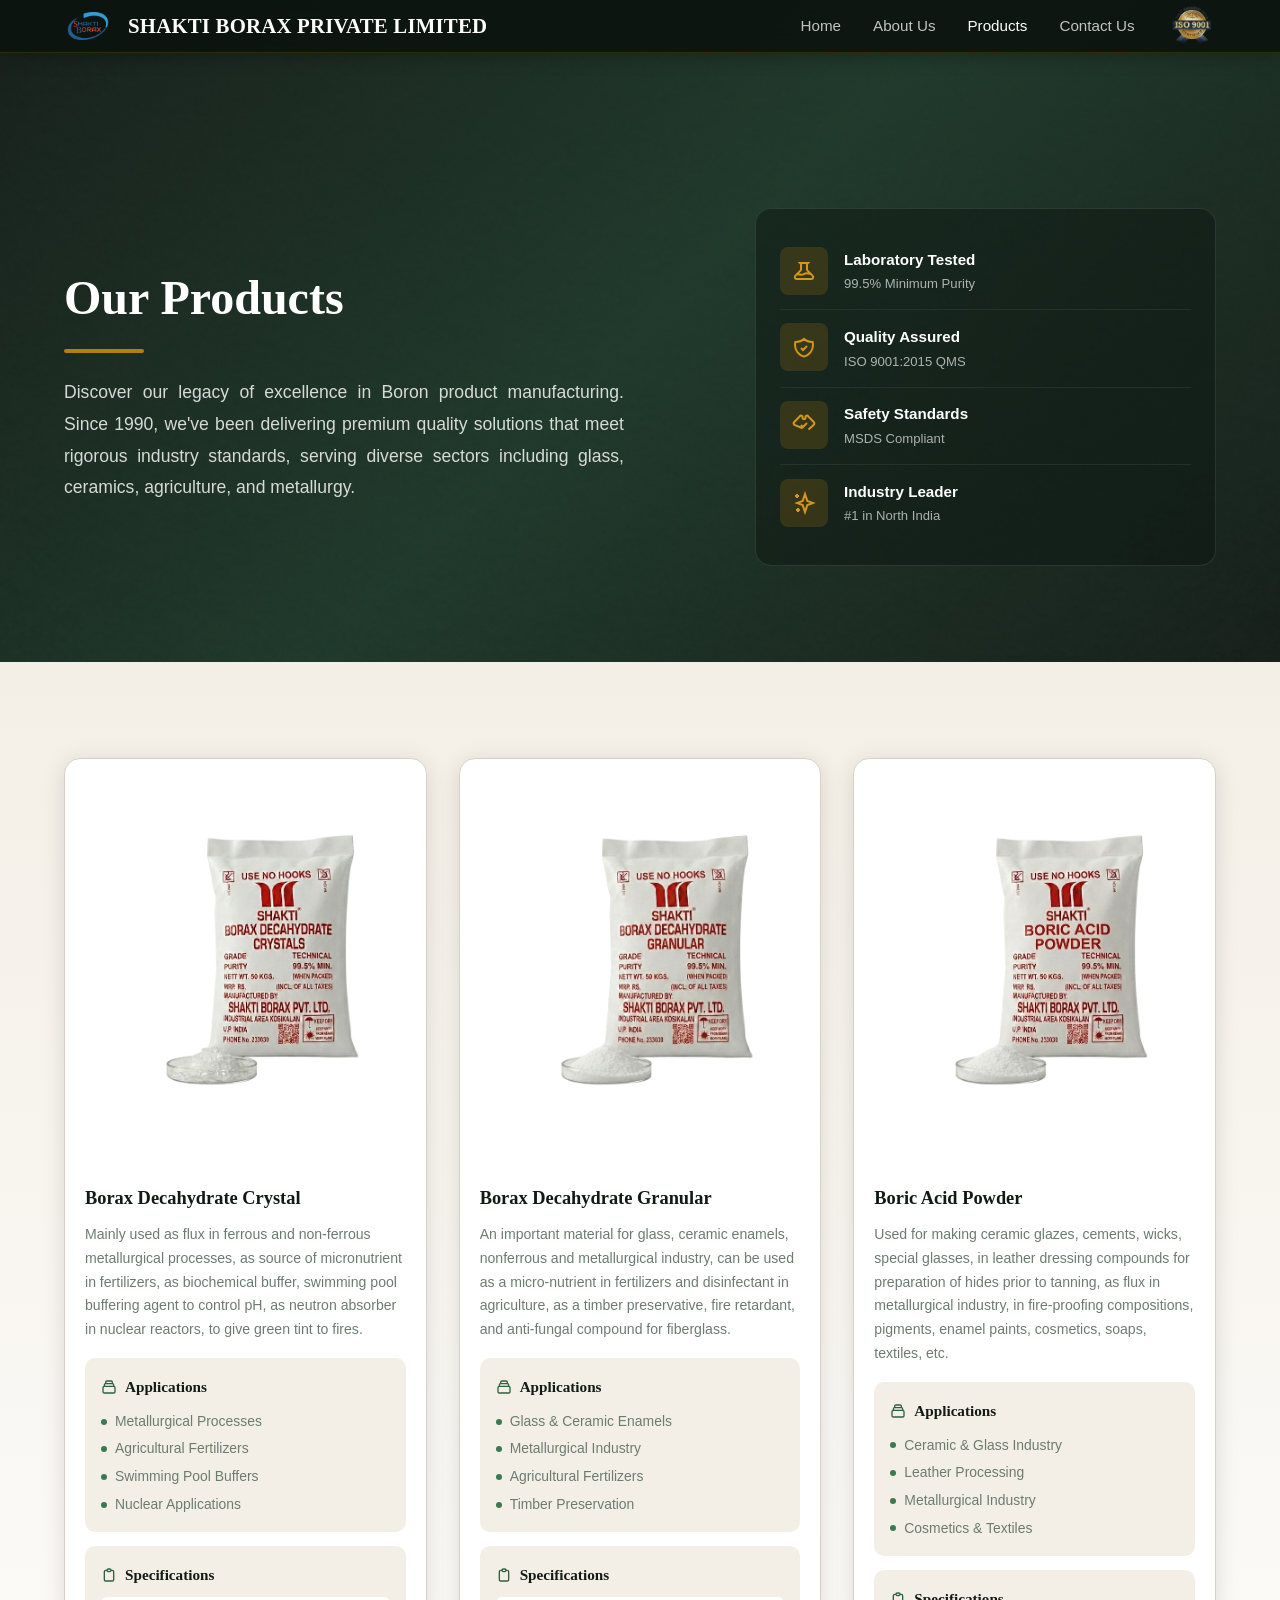
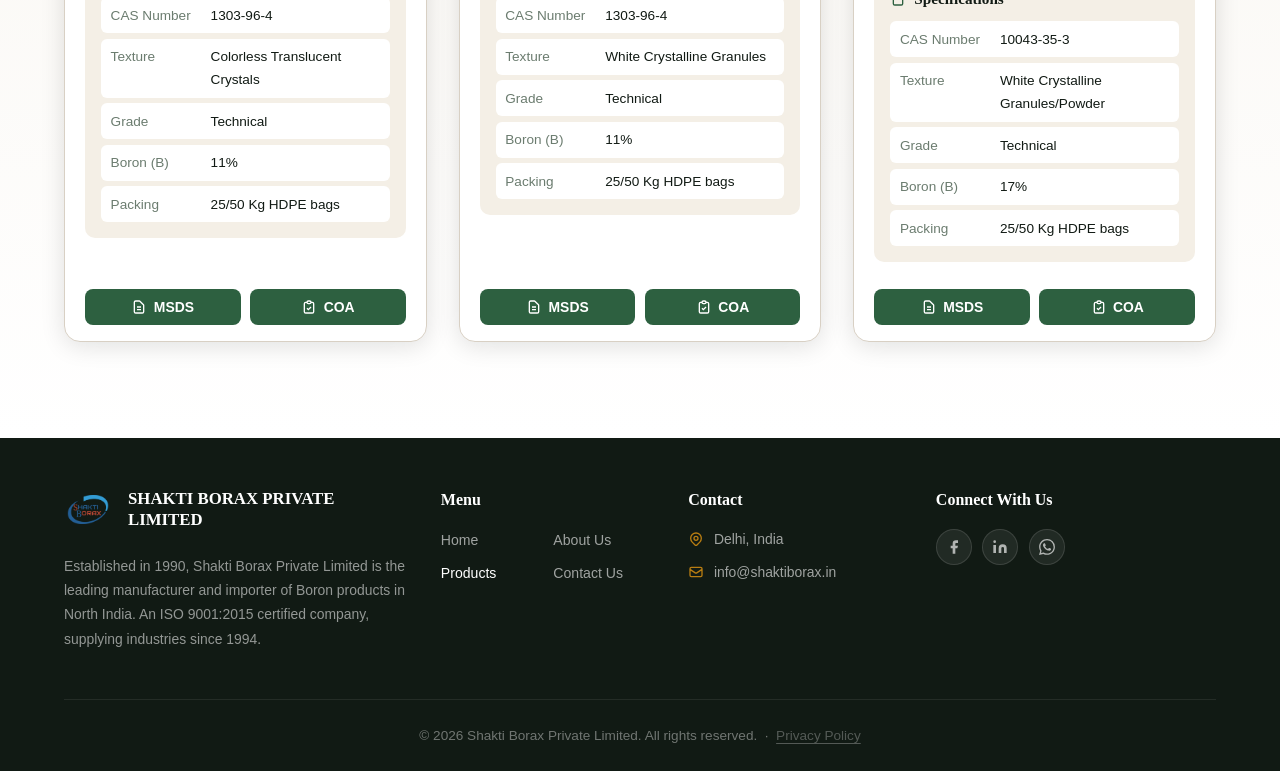
<file: products.html>
<!DOCTYPE html>
<html lang="en">
<head>
  <meta charset="UTF-8">
  <meta http-equiv="X-UA-Compatible" content="IE=edge">
  <meta name="viewport" content="width=device-width, initial-scale=1.0">
  <title>Products — Shakti Borax Private Limited</title>
  <meta name="description" content="Browse Shakti Borax's premium Boron products: Borax Decahydrate Crystal, Borax Decahydrate Granular, and Boric Acid Powder.">
  <meta name="robots" content="index, follow">
  <meta name="theme-color" content="#0c1410">
  <link rel="canonical" href="https://www.shaktiborax.in/products">
  <!-- Open Graph -->
  <meta property="og:type" content="website">
  <meta property="og:url" content="https://www.shaktiborax.in/products">
  <meta property="og:title" content="Products — Shakti Borax Private Limited">
  <meta property="og:description" content="Browse Shakti Borax's premium Boron products: Borax Decahydrate Crystal, Borax Decahydrate Granular, and Boric Acid Powder.">
  <meta property="og:image" content="https://www.shaktiborax.in/images/logo.webp">
  <!-- Twitter Card -->
  <meta name="twitter:card" content="summary">
  <meta name="twitter:title" content="Products — Shakti Borax Private Limited">
  <meta name="twitter:description" content="Browse Shakti Borax's premium Boron products: Borax Decahydrate Crystal, Borax Decahydrate Granular, and Boric Acid Powder.">
  <meta name="twitter:image" content="https://www.shaktiborax.in/images/logo.webp">
  <link rel="icon" href="./images/favicon.ico" type="image/x-icon">
  <link rel="preconnect" href="https://fonts.googleapis.com">
  <link rel="preconnect" href="https://fonts.gstatic.com" crossorigin>
  <link rel="stylesheet" href="https://fonts.googleapis.com/css2?family=Inter:wght@400;500;600;700&display=swap">
  <link rel="preload" as="image" href="./images/products-hero-bg.webp">
  <link rel="preload" as="image" href="./images/logo.webp">
  <link rel="stylesheet" href="./styles.css">
  <style>body{background:#111a14}</style>
  <!-- Google tag (gtag.js) -->
  <script async src="https://www.googletagmanager.com/gtag/js?id=G-6ELQ0YS1M4"></script>
  <script>window.dataLayer=window.dataLayer||[];function gtag(){dataLayer.push(arguments)}gtag('js',new Date());gtag('config','G-6ELQ0YS1M4');</script>
</head>
<body>

<div id="header-root"></div>

<!-- ============================================================
     PAGE HERO — dark, product highlights panel right
     ============================================================ -->
<section class="page-hero">
  <div class="page-hero-bg" style="background-image:url('./images/products-hero-bg.webp');"></div>
  <div class="container" style="position:relative;padding-top:7rem;padding-bottom:3rem;">
    <div class="grid-12" style="align-items:center;">

      <!-- Left -->
      <div style="grid-column:span 7;">
        <h1 class="heading-xl anim-up">Our Products</h1>
        <span class="amber-bar"></span>
        <p class="anim-up d100" style="font-size:1.1rem;color:rgba(255,255,255,0.82);line-height:1.8;text-align:justify;max-width:560px;">
          Discover our legacy of excellence in Boron product manufacturing. Since 1990, we've been delivering premium quality solutions that meet rigorous industry standards, serving diverse sectors including glass, ceramics, agriculture, and metallurgy.
        </p>
      </div>

      <!-- Right: info panel -->
      <div style="grid-column:span 5;" class="anim-scale d200">
        <div class="info-panel">
          <div class="info-row anim-up">
            <div class="info-icon">
              <svg width="24" height="24" fill="none" stroke="currentColor" stroke-width="2" viewBox="0 0 24 24"><path d="M19.428 15.428a2 2 0 00-1.022-.547l-2.387-.477a6 6 0 00-3.86.517l-.318.158a6 6 0 01-3.86.517L6.05 15.21a2 2 0 00-1.806.547M8 4h8l-1 1v5.172a2 2 0 00.586 1.414l5 5c1.26 1.26.367 3.414-1.415 3.414H4.828c-1.782 0-2.674-2.154-1.414-3.414l5-5A2 2 0 009 10.172V5L8 4z"/></svg>
            </div>
            <div>
              <div class="info-text-main">Laboratory Tested</div>
              <div class="info-text-sub">99.5% Minimum Purity</div>
            </div>
          </div>
          <div class="info-row anim-up d100">
            <div class="info-icon">
              <svg width="24" height="24" fill="none" stroke="currentColor" stroke-width="2" viewBox="0 0 24 24"><path d="M9 12l2 2 4-4m5.618-4.016A11.955 11.955 0 0112 2.944a11.955 11.955 0 01-8.618 3.04A12.02 12.02 0 003 9c0 5.591 3.824 10.29 9 11.622 5.176-1.332 9-6.03 9-11.622 0-1.042-.133-2.052-.382-3.016z"/></svg>
            </div>
            <div>
              <div class="info-text-main">Quality Assured</div>
              <div class="info-text-sub">ISO 9001:2015 QMS</div>
            </div>
          </div>
          <div class="info-row anim-up d200">
            <div class="info-icon">
              <svg width="24" height="24" fill="none" stroke="currentColor" stroke-width="2" viewBox="0 0 24 24"><path d="M9 12l2 2 4-4m-4.5 5.2L2.458 12C1.548 11.089 1.548 9.6 2.458 8.69L7.71 3.44A1.5 1.5 0 0110.5 4.5v.5a1 1 0 001 1h1a1 1 0 001-1V4.5a1.5 1.5 0 012.79-1.06l5.25 5.25c.91.91.91 2.4 0 3.31L16.5 16.56"/></svg>
            </div>
            <div>
              <div class="info-text-main">Safety Standards</div>
              <div class="info-text-sub">MSDS Compliant</div>
            </div>
          </div>
          <div class="info-row anim-up d300">
            <div class="info-icon">
              <svg width="24" height="24" fill="none" stroke="currentColor" stroke-width="2" viewBox="0 0 24 24"><path d="M5 3v4M3 5h4M6 17v4m-2-2h4m5-16l2.286 6.857L21 12l-5.714 2.143L13 21l-2.286-6.857L5 12l5.714-2.143L13 3z"/></svg>
            </div>
            <div>
              <div class="info-text-main">Industry Leader</div>
              <div class="info-text-sub">#1 in North India</div>
            </div>
          </div>
        </div>
      </div>

    </div>
  </div>
</section>

<!-- ============================================================
     PRODUCTS GRID — 3 cards
     ============================================================ -->
<section class="products-section section-py">
  <div class="container">
    <div class="products-grid" style="display:grid;grid-template-columns:repeat(3,1fr);gap:2rem;">

      <!-- Card 1: Borax Decahydrate Crystal -->
      <div class="product-card anim-up d100">
        <div class="product-img-wrap">
          <div class="product-img">
            <img
              src="./images/product-borax-crystal.webp"
              alt="Borax Decahydrate Crystal — colorless translucent crystals manufactured by Shakti Borax"
              width="269"
              height="360"
              loading="lazy"
              decoding="async"
            >
          </div>
        </div>
        <div class="product-body">
          <h2 class="product-name">Borax Decahydrate Crystal</h2>
          <p class="product-desc">Mainly used as flux in ferrous and non-ferrous metallurgical processes, as source of micronutrient in fertilizers, as biochemical buffer, swimming pool buffering agent to control pH, as neutron absorber in nuclear reactors, to give green tint to fires.</p>

          <div class="product-block">
            <div class="product-block-head">
              <svg width="16" height="16" fill="none" stroke="currentColor" stroke-width="2" viewBox="0 0 24 24"><path d="M19 11H5m14 0a2 2 0 012 2v6a2 2 0 01-2 2H5a2 2 0 01-2-2v-6a2 2 0 012-2m14 0V9a2 2 0 00-2-2M5 11V9a2 2 0 012-2m0 0V5a2 2 0 012-2h6a2 2 0 012 2v2M7 7h10"/></svg>
              <span>Applications</span>
            </div>
            <ul class="app-list">
              <li><span class="app-dot"></span>Metallurgical Processes</li>
              <li><span class="app-dot"></span>Agricultural Fertilizers</li>
              <li><span class="app-dot"></span>Swimming Pool Buffers</li>
              <li><span class="app-dot"></span>Nuclear Applications</li>
            </ul>
          </div>

          <div class="product-block">
            <div class="product-block-head">
              <svg width="16" height="16" fill="none" stroke="currentColor" stroke-width="2" viewBox="0 0 24 24"><path d="M9 5H7a2 2 0 00-2 2v12a2 2 0 002 2h10a2 2 0 002-2V7a2 2 0 00-2-2h-2M9 5a2 2 0 002 2h2a2 2 0 002-2M9 5a2 2 0 012-2h2a2 2 0 012 2"/></svg>
              <span>Specifications</span>
            </div>
            <div class="specs-grid">
              <div class="spec-row"><span class="spec-key">CAS Number</span><span class="spec-val">1303-96-4</span></div>
              <div class="spec-row"><span class="spec-key">Texture</span><span class="spec-val">Colorless Translucent Crystals</span></div>
              <div class="spec-row"><span class="spec-key">Grade</span><span class="spec-val">Technical</span></div>
              <div class="spec-row"><span class="spec-key">Boron (B)</span><span class="spec-val">11%</span></div>
              <div class="spec-row"><span class="spec-key">Packing</span><span class="spec-val">25/50 Kg HDPE bags</span></div>
            </div>
          </div>

          <div class="product-docs">
            <button class="doc-btn" onclick="openDoc('./documents/MSDS/MSDS (Borax Crystal) Shakti Borax.pdf')">
              <svg width="16" height="16" fill="none" stroke="currentColor" stroke-width="2" viewBox="0 0 24 24"><path d="M9 12h6m-6 4h6m2 5H7a2 2 0 01-2-2V5a2 2 0 012-2h5.586a1 1 0 01.707.293l5.414 5.414a1 1 0 01.293.707V19a2 2 0 01-2 2z"/></svg>
              MSDS
            </button>
            <button class="doc-btn" onclick="openDoc('./documents/COA/COA (Borax Crystal).pdf')">
              <svg width="16" height="16" fill="none" stroke="currentColor" stroke-width="2" viewBox="0 0 24 24"><path d="M9 5H7a2 2 0 00-2 2v12a2 2 0 002 2h10a2 2 0 002-2V7a2 2 0 00-2-2h-2M9 5a2 2 0 002 2h2a2 2 0 002-2M9 5a2 2 0 012-2h2a2 2 0 012 2m-6 9l2 2 4-4"/></svg>
              COA
            </button>
          </div>
        </div>
      </div>

      <!-- Card 2: Borax Decahydrate Granular -->
      <div class="product-card anim-up d200">
        <div class="product-img-wrap">
          <div class="product-img">
            <img
              src="./images/product-borax-granular.webp"
              alt="Borax Decahydrate Granular — white crystalline granules manufactured by Shakti Borax"
              width="269"
              height="360"
              loading="lazy"
              decoding="async"
            >
          </div>
        </div>
        <div class="product-body">
          <h2 class="product-name">Borax Decahydrate Granular</h2>
          <p class="product-desc">An important material for glass, ceramic enamels, nonferrous and metallurgical industry, can be used as a micro-nutrient in fertilizers and disinfectant in agriculture, as a timber preservative, fire retardant, and anti-fungal compound for fiberglass.</p>

          <div class="product-block">
            <div class="product-block-head">
              <svg width="16" height="16" fill="none" stroke="currentColor" stroke-width="2" viewBox="0 0 24 24"><path d="M19 11H5m14 0a2 2 0 012 2v6a2 2 0 01-2 2H5a2 2 0 01-2-2v-6a2 2 0 012-2m14 0V9a2 2 0 00-2-2M5 11V9a2 2 0 012-2m0 0V5a2 2 0 012-2h6a2 2 0 012 2v2M7 7h10"/></svg>
              <span>Applications</span>
            </div>
            <ul class="app-list">
              <li><span class="app-dot"></span>Glass &amp; Ceramic Enamels</li>
              <li><span class="app-dot"></span>Metallurgical Industry</li>
              <li><span class="app-dot"></span>Agricultural Fertilizers</li>
              <li><span class="app-dot"></span>Timber Preservation</li>
            </ul>
          </div>

          <div class="product-block">
            <div class="product-block-head">
              <svg width="16" height="16" fill="none" stroke="currentColor" stroke-width="2" viewBox="0 0 24 24"><path d="M9 5H7a2 2 0 00-2 2v12a2 2 0 002 2h10a2 2 0 002-2V7a2 2 0 00-2-2h-2M9 5a2 2 0 002 2h2a2 2 0 002-2M9 5a2 2 0 012-2h2a2 2 0 012 2"/></svg>
              <span>Specifications</span>
            </div>
            <div class="specs-grid">
              <div class="spec-row"><span class="spec-key">CAS Number</span><span class="spec-val">1303-96-4</span></div>
              <div class="spec-row"><span class="spec-key">Texture</span><span class="spec-val">White Crystalline Granules</span></div>
              <div class="spec-row"><span class="spec-key">Grade</span><span class="spec-val">Technical</span></div>
              <div class="spec-row"><span class="spec-key">Boron (B)</span><span class="spec-val">11%</span></div>
              <div class="spec-row"><span class="spec-key">Packing</span><span class="spec-val">25/50 Kg HDPE bags</span></div>
            </div>
          </div>

          <div class="product-docs">
            <button class="doc-btn" onclick="openDoc('./documents/MSDS/MSDS (Borax Granular) Shakti Borax.pdf')">
              <svg width="16" height="16" fill="none" stroke="currentColor" stroke-width="2" viewBox="0 0 24 24"><path d="M9 12h6m-6 4h6m2 5H7a2 2 0 01-2-2V5a2 2 0 012-2h5.586a1 1 0 01.707.293l5.414 5.414a1 1 0 01.293.707V19a2 2 0 01-2 2z"/></svg>
              MSDS
            </button>
            <button class="doc-btn" onclick="openDoc('./documents/COA/COA (Borax Granular).pdf')">
              <svg width="16" height="16" fill="none" stroke="currentColor" stroke-width="2" viewBox="0 0 24 24"><path d="M9 5H7a2 2 0 00-2 2v12a2 2 0 002 2h10a2 2 0 002-2V7a2 2 0 00-2-2h-2M9 5a2 2 0 002 2h2a2 2 0 002-2M9 5a2 2 0 012-2h2a2 2 0 012 2m-6 9l2 2 4-4"/></svg>
              COA
            </button>
          </div>
        </div>
      </div>

      <!-- Card 3: Boric Acid Powder -->
      <div class="product-card anim-up d300">
        <div class="product-img-wrap">
          <div class="product-img">
            <img
              src="./images/product-boric-acid.webp"
              alt="Boric Acid Powder — white crystalline powder manufactured by Shakti Borax"
              width="269"
              height="360"
              loading="lazy"
              decoding="async"
            >
          </div>
        </div>
        <div class="product-body">
          <h2 class="product-name">Boric Acid Powder</h2>
          <p class="product-desc">Used for making ceramic glazes, cements, wicks, special glasses, in leather dressing compounds for preparation of hides prior to tanning, as flux in metallurgical industry, in fire-proofing compositions, pigments, enamel paints, cosmetics, soaps, textiles, etc.</p>

          <div class="product-block">
            <div class="product-block-head">
              <svg width="16" height="16" fill="none" stroke="currentColor" stroke-width="2" viewBox="0 0 24 24"><path d="M19 11H5m14 0a2 2 0 012 2v6a2 2 0 01-2 2H5a2 2 0 01-2-2v-6a2 2 0 012-2m14 0V9a2 2 0 00-2-2M5 11V9a2 2 0 012-2m0 0V5a2 2 0 012-2h6a2 2 0 012 2v2M7 7h10"/></svg>
              <span>Applications</span>
            </div>
            <ul class="app-list">
              <li><span class="app-dot"></span>Ceramic &amp; Glass Industry</li>
              <li><span class="app-dot"></span>Leather Processing</li>
              <li><span class="app-dot"></span>Metallurgical Industry</li>
              <li><span class="app-dot"></span>Cosmetics &amp; Textiles</li>
            </ul>
          </div>

          <div class="product-block">
            <div class="product-block-head">
              <svg width="16" height="16" fill="none" stroke="currentColor" stroke-width="2" viewBox="0 0 24 24"><path d="M9 5H7a2 2 0 00-2 2v12a2 2 0 002 2h10a2 2 0 002-2V7a2 2 0 00-2-2h-2M9 5a2 2 0 002 2h2a2 2 0 002-2M9 5a2 2 0 012-2h2a2 2 0 012 2"/></svg>
              <span>Specifications</span>
            </div>
            <div class="specs-grid">
              <div class="spec-row"><span class="spec-key">CAS Number</span><span class="spec-val">10043-35-3</span></div>
              <div class="spec-row"><span class="spec-key">Texture</span><span class="spec-val">White Crystalline Granules/Powder</span></div>
              <div class="spec-row"><span class="spec-key">Grade</span><span class="spec-val">Technical</span></div>
              <div class="spec-row"><span class="spec-key">Boron (B)</span><span class="spec-val">17%</span></div>
              <div class="spec-row"><span class="spec-key">Packing</span><span class="spec-val">25/50 Kg HDPE bags</span></div>
            </div>
          </div>

          <div class="product-docs">
            <button class="doc-btn" onclick="openDoc('./documents/MSDS/MSDS (Boric Acid) Shakti Borax.pdf')">
              <svg width="16" height="16" fill="none" stroke="currentColor" stroke-width="2" viewBox="0 0 24 24"><path d="M9 12h6m-6 4h6m2 5H7a2 2 0 01-2-2V5a2 2 0 012-2h5.586a1 1 0 01.707.293l5.414 5.414a1 1 0 01.293.707V19a2 2 0 01-2 2z"/></svg>
              MSDS
            </button>
            <button class="doc-btn" onclick="openDoc('./documents/COA/COA (Boric Acid Powder).pdf')">
              <svg width="16" height="16" fill="none" stroke="currentColor" stroke-width="2" viewBox="0 0 24 24"><path d="M9 5H7a2 2 0 00-2 2v12a2 2 0 002 2h10a2 2 0 002-2V7a2 2 0 00-2-2h-2M9 5a2 2 0 002 2h2a2 2 0 002-2M9 5a2 2 0 012-2h2a2 2 0 012 2m-6 9l2 2 4-4"/></svg>
              COA
            </button>
          </div>
        </div>
      </div>

    </div>
  </div>
</section>

<div id="footer-root"></div>

<script src="./components.js"></script>
<script>
  buildHeader('Products');
  buildFooter('Products');
</script>
</body>
</html>
</file>
<file: styles.css>
/* ============================================================
   SHAKTI BORAX — 1990s Indian Industrial Aesthetic
   Deep bottle green · Amber/ochre accents · Sturdy serifs
   ============================================================ */

:root {
  --black: #0c1410;
  --dark: #111a14;
  --green-900: #1a3325;
  --green-800: #1f3d2c;
  --green-700: #254d35;
  --green-600: #2d6040;
  --green-500: #3a7a52;
  --amber: #b87d12;
  --amber-light: #d4971e;
  --amber-pale: #f0c96a;
  --cream: #f4efe6;
  --cream-dark: #ebe5d8;
  --white: #ffffff;
  --text-body: #3d4a42;
  --text-muted: #6b7c6f;
  --border: rgba(255, 255, 255, 0.08);
  --border-lt: #d8d0c4;
  --shadow: 0 4px 24px rgba(12, 20, 16, 0.12);
  --shadow-lg: 0 12px 40px rgba(12, 20, 16, 0.18);
  --transition: 0.3s cubic-bezier(0.22, 1, 0.36, 1);
}

*,
*::before,
*::after {
  box-sizing: border-box;
  margin: 0;
  padding: 0;
}
html {
  scroll-behavior: smooth;
  -ms-overflow-style: none;
  scrollbar-width: none;
}
html::-webkit-scrollbar {
  display: none;
}

body {
  font-family: "Source Sans 3", sans-serif;
  color: var(--text-body);
  background: var(--dark);
  line-height: 1.7;
  font-size: 16px;
}

img {
  display: block;
  max-width: 100%;
}
a {
  text-decoration: none;
  color: inherit;
}
strong {
  font-weight: 600;
}

/* ============================================================
   ANIMATIONS (matching Bolt site)
   ============================================================ */
@keyframes fadeInUp {
  from {
    opacity: 0;
    transform: translate3d(0, 20px, 0);
  }
  to {
    opacity: 1;
    transform: translate3d(0, 0, 0);
  }
}
@keyframes scaleIn {
  from {
    opacity: 0;
    transform: scale3d(0.96, 0.96, 1);
  }
  to {
    opacity: 1;
    transform: scale3d(1, 1, 1);
  }
}
@keyframes slideIn {
  from {
    opacity: 0;
    transform: translate3d(-20px, 0, 0);
  }
  to {
    opacity: 1;
    transform: translate3d(0, 0, 0);
  }
}
@keyframes mobileNavIn {
  from {
    opacity: 0;
    transform: translateY(8px);
  }
  to {
    opacity: 1;
    transform: translateY(0);
  }
}

.anim-up {
  animation: fadeInUp 0.75s cubic-bezier(0.22, 1, 0.36, 1) both;
  animation-play-state: paused;
  will-change: transform, opacity;
}
.anim-scale {
  animation: scaleIn 0.75s cubic-bezier(0.22, 1, 0.36, 1) both;
  animation-play-state: paused;
  will-change: transform, opacity;
}
.anim-slide {
  animation: slideIn 0.75s cubic-bezier(0.22, 1, 0.36, 1) both;
  animation-play-state: paused;
  will-change: transform, opacity;
}
.anim-up.in-view,
.anim-scale.in-view,
.anim-slide.in-view {
  animation-play-state: running;
}
.d100 {
  animation-delay: 80ms;
}
.d200 {
  animation-delay: 160ms;
}
.d300 {
  animation-delay: 240ms;
}
.d400 {
  animation-delay: 320ms;
}
.d500 {
  animation-delay: 400ms;
}

.card-hover {
  transition:
    transform var(--transition),
    box-shadow var(--transition);
}
.card-hover:hover {
  transform: translateY(-4px);
  box-shadow: 0 12px 24px -10px rgba(0, 0, 0, 0.2);
}

.feature-card {
  transition:
    background-color var(--transition),
    transform var(--transition);
}
.feature-card:hover {
  background-color: rgba(255, 255, 255, 0.07);
  transform: translateY(-4px);
}
.feature-card:hover .feature-icon {
  transform: scale(1.1);
}
.feature-icon {
  transition: transform var(--transition);
}

.icon-container {
  transition:
    transform var(--transition),
    background-color var(--transition);
}
.card-hover:hover .icon-container {
  transform: scale(1.05);
}

/* ============================================================
   HEADER (fixed, dark — matches Bolt)
   ============================================================ */
.site-header {
  background: rgba(12, 20, 16, 0.93);
  backdrop-filter: blur(12px);
  -webkit-backdrop-filter: blur(12px);
  box-shadow: 0 2px 20px rgba(0, 0, 0, 0.3);
  position: fixed;
  width: 100%;
  top: 0;
  z-index: 40;
  border-bottom: 1px solid rgba(184, 125, 18, 0.2);
}

.header-inner {
  max-width: 1200px;
  margin: 0 auto;
  padding: 0.75rem 1rem;
  display: flex;
  align-items: center;
  justify-content: space-between;
}

.header-brand {
  display: flex;
  align-items: center;
  gap: 1rem;
}
.header-brand img {
  height: 48px;
  width: 48px;
  object-fit: contain;
}
.brand-text {
  display: flex;
  flex-direction: column;
}
.brand-name {
  font-family: "Libre Baskerville", serif;
  font-size: 1.3rem;
  font-weight: 700;
  color: var(--white);
  letter-spacing: 0.01em;
  line-height: 1.2;
}
.brand-sub {
  font-size: 0.72rem;
  color: var(--amber-light);
  letter-spacing: 0.06em;
  text-transform: uppercase;
  margin-top: 1px;
}

.header-nav {
  display: flex;
  align-items: center;
  gap: 2rem;
}
.header-nav a {
  color: rgba(255, 255, 255, 0.75);
  font-size: 0.95rem;
  font-weight: 500;
  transition: color var(--transition);
}
.header-nav a:hover,
.header-nav a.active {
  color: var(--white);
}
.header-nav .nav-iso img {
  height: 52px;
  width: auto;
  opacity: 0.9;
  transition: opacity var(--transition);
}
.header-nav .nav-iso img:hover {
  opacity: 1;
}

.hamburger {
  display: none;
  background: none;
  border: none;
  color: var(--white);
  cursor: pointer;
  padding: 0.5rem;
}
.hamburger svg {
  width: 24px;
  height: 24px;
}

/* ============================================================
   MOBILE NAV (full-screen overlay — matches Bolt exactly)
   ============================================================ */
.mobile-nav {
  display: none;
  position: fixed;
  inset: 0;
  z-index: 9999;
  background: var(--black);
  color: var(--white);
  height: 100vh;
  flex-direction: column;
  animation: mobileNavIn 0.3s ease forwards;
}
.mobile-nav.open {
  display: flex;
}

.mobile-nav-top {
  display: flex;
  justify-content: space-between;
  align-items: center;
  padding: 1rem;
  border-bottom: 1px solid var(--border);
}
.mobile-nav-top .header-brand img {
  height: 48px;
  width: 48px;
}

.mobile-close {
  background: none;
  border: none;
  color: var(--white);
  cursor: pointer;
  padding: 0.5rem;
  border-radius: 8px;
  transition: background var(--transition);
}
.mobile-close:hover {
  background: rgba(255, 255, 255, 0.1);
}
.mobile-close svg {
  width: 24px;
  height: 24px;
}

.mobile-nav-body {
  flex: 1;
  overflow-y: auto;
}
.mobile-nav-links {
  padding: 1rem;
  display: flex;
  flex-direction: column;
  gap: 0.25rem;
}
.mobile-nav-links a {
  display: block;
  width: 100%;
  font-size: 1.1rem;
  font-weight: 500;
  padding: 0.85rem 1rem;
  border-radius: 8px;
  color: var(--white);
  transition: background var(--transition);
}
.mobile-nav-links a:hover,
.mobile-nav-links a.active {
  background: rgba(255, 255, 255, 0.08);
}

.mobile-nav-iso {
  padding: 1rem;
  border-top: 1px solid var(--border);
}
.mobile-nav-iso a {
  display: flex;
  align-items: center;
  gap: 0.75rem;
  color: var(--white);
  padding: 0.75rem;
  border-radius: 8px;
  font-size: 0.95rem;
  transition: background var(--transition);
}
.mobile-nav-iso a:hover {
  background: rgba(255, 255, 255, 0.08);
}
.mobile-nav-iso img {
  height: 32px;
  width: auto;
}

/* ============================================================
   SHARED UTILITIES
   ============================================================ */
.container {
  max-width: 1200px;
  margin: 0 auto;
  padding: 0 1rem;
}
@media (min-width: 640px) {
  .container {
    padding: 0 1.5rem;
  }
}

.section-py {
  padding: 3rem 0;
}
@media (min-width: 640px) {
  .section-py {
    padding: 4rem 0;
  }
}
@media (min-width: 768px) {
  .section-py {
    padding: 6rem 0;
  }
}

.grid-12 {
  display: grid;
  grid-template-columns: repeat(12, 1fr);
  gap: 2rem;
  align-items: center;
}

.amber-bar {
  display: block;
  height: 4px;
  width: 80px;
  background: var(--amber);
  margin: 1.5rem 0;
  border-radius: 2px;
}
.amber-bar-sm {
  display: block;
  height: 3px;
  width: 60px;
  background: var(--amber);
  margin: 1rem 0 1.5rem;
  border-radius: 2px;
}
.amber-bar-center {
  display: block;
  height: 4px;
  width: 80px;
  background: var(--amber);
  margin: 1.5rem auto 2rem;
  border-radius: 2px;
}

.heading-xl {
  font-family: "Libre Baskerville", serif;
  font-size: clamp(1.75rem, 4.5vw, 3rem);
  font-weight: 700;
  line-height: 1.15;
}
.heading-lg {
  font-family: "Libre Baskerville", serif;
  font-size: clamp(1.5rem, 3.5vw, 2.5rem);
  font-weight: 700;
  line-height: 1.2;
}
.heading-md {
  font-family: "Libre Baskerville", serif;
  font-size: 1.25rem;
  font-weight: 700;
  line-height: 1.3;
}

/* ============================================================
   HERO (full-screen with bg + overlay — matches Bolt)
   ============================================================ */
.hero {
  position: relative;
  color: var(--white);
  min-height: 100vh;
  display: flex;
  align-items: center;
}
.hero-bg {
  position: absolute;
  inset: 0;
  background-size: cover;
  background-position: center;
}
.hero-overlay {
  position: absolute;
  inset: 0;
  background: linear-gradient(
    to top,
    rgba(12, 20, 16, 0.92) 0%,
    rgba(12, 20, 16, 0.55) 50%,
    rgba(12, 20, 16, 0.35) 100%
  );
}
.hero-content {
  position: relative;
  padding-top: 7rem;
  padding-bottom: 3rem;
  width: 100%;
}

.hero-pills {
  display: flex;
  flex-wrap: wrap;
  gap: 0.6rem;
  margin-top: 1.2rem;
}
.hero-pill {
  font-size: 0.85rem;
  background: rgba(255, 255, 255, 0.1);
  backdrop-filter: blur(4px);
  padding: 0.4rem 1rem;
  border-radius: 100px;
  border: 1px solid rgba(255, 255, 255, 0.2);
  color: rgba(255, 255, 255, 0.9);
  transition: background var(--transition);
}
.hero-pill:hover {
  background: rgba(255, 255, 255, 0.18);
}

.hero-btns {
  display: flex;
  flex-wrap: wrap;
  gap: 1rem;
  margin-top: 2rem;
}

.btn-primary {
  display: inline-flex;
  align-items: center;
  gap: 0.5rem;
  padding: 0.75rem 1.5rem;
  background: var(--cream);
  color: var(--dark);
  font-weight: 600;
  font-size: 0.95rem;
  border-radius: 8px;
  transition:
    background var(--transition),
    transform var(--transition);
}
.btn-primary:hover {
  background: var(--white);
  transform: translateY(-2px);
}
.btn-primary svg {
  transition: transform var(--transition);
}
.btn-primary:hover svg {
  transform: translateX(3px);
}

.btn-ghost {
  display: inline-flex;
  align-items: center;
  gap: 0.5rem;
  padding: 0.75rem 1.5rem;
  background: rgba(12, 20, 16, 0.5);
  color: var(--white);
  font-weight: 600;
  font-size: 0.95rem;
  border-radius: 8px;
  backdrop-filter: blur(4px);
  transition:
    background var(--transition),
    transform var(--transition);
}
.btn-ghost:hover {
  background: rgba(12, 20, 16, 0.7);
  transform: translateY(-2px);
}
.btn-ghost svg {
  transition: transform var(--transition);
}
.btn-ghost:hover svg {
  transform: translateX(3px);
}

/* Hero stats card (right column) */
.hero-stats-card {
  background: rgba(255, 255, 255, 0.1);
  backdrop-filter: blur(8px);
  -webkit-backdrop-filter: blur(8px);
  border-radius: 16px;
  padding: 1.5rem;
  border: 1px solid rgba(255, 255, 255, 0.12);
}
.stats-grid {
  display: grid;
  grid-template-columns: 1fr 1fr;
  gap: 0.75rem;
}
.stat-box {
  background: rgba(12, 20, 16, 0.3);
  border-radius: 8px;
  padding: 0.85rem;
  text-align: center;
  backdrop-filter: blur(4px);
  transition: transform var(--transition);
}
.stat-box:hover {
  transform: translateY(-2px);
}
.stat-num {
  font-family: "Libre Baskerville", serif;
  font-size: 1.75rem;
  font-weight: 700;
  color: var(--white);
  line-height: 1;
}
.stat-lbl {
  font-size: 0.8rem;
  color: rgba(255, 255, 255, 0.75);
  margin-top: 0.3rem;
}

/* ============================================================
   ABOUT SECTION (home) — white/light bg
   ============================================================ */
.about-section {
  position: relative;
  overflow: hidden;
}
.about-section-bg {
  position: absolute;
  inset: 0;
  background-size: cover;
  background-position: center;
  opacity: 0.06;
}
.about-section-overlay {
  position: absolute;
  inset: 0;
  background: linear-gradient(
    to bottom,
    var(--cream) 0%,
    rgba(255, 255, 255, 0.97) 100%
  );
}
.about-section-content {
  position: relative;
}

.about-feature-card {
  background: var(--white);
  border-radius: 12px;
  box-shadow: var(--shadow);
  padding: 2rem;
  border: 1px solid var(--border-lt);
}
.about-icon {
  background: rgba(26, 51, 37, 0.08);
  border-radius: 8px;
  width: 56px;
  height: 56px;
  display: flex;
  align-items: center;
  justify-content: center;
  margin-bottom: 1.25rem;
}
.about-icon svg {
  color: var(--green-600);
}

/* ============================================================
   FEATURES SECTION — dark green bg (replaces blue-900/800)
   ============================================================ */
.features-section {
  position: relative;
  overflow: hidden;
  background: linear-gradient(
    135deg,
    var(--green-900) 0%,
    var(--green-800) 100%
  );
  color: var(--white);
}
.features-section-tex {
  position: absolute;
  inset: 0;
  background-image: url("data:image/svg+xml,%3Csvg width='60' height='60' viewBox='0 0 60 60' xmlns='http://www.w3.org/2000/svg'%3E%3Cg fill='none' fill-rule='evenodd'%3E%3Cg fill='%23ffffff' fill-opacity='0.02'%3E%3Cpath d='M36 34v-4h-2v4h-4v2h4v4h2v-4h4v-2h-4zm0-30V0h-2v4h-4v2h4v4h2V6h4V4h-4zM6 34v-4H4v4H0v2h4v4h2v-4h4v-2H6zM6 4V0H4v4H0v2h4v4h2V6h4V4H6z'/%3E%3C/g%3E%3C/g%3E%3C/svg%3E");
}

.feature-card-dark {
  background: rgba(255, 255, 255, 0.05);
  backdrop-filter: blur(4px);
  border-radius: 8px;
  padding: 2rem;
  border: 1px solid rgba(255, 255, 255, 0.06);
  transition:
    background var(--transition),
    transform var(--transition);
}
.feature-card-dark:hover {
  background: rgba(255, 255, 255, 0.08);
  transform: translateY(-4px);
}
.feature-card-dark:hover .f-icon {
  transform: scale(1.1);
}
.f-icon {
  width: 56px;
  height: 56px;
  background: rgba(184, 125, 18, 0.18);
  border-radius: 8px;
  display: flex;
  align-items: center;
  justify-content: center;
  margin-bottom: 1.5rem;
  transition: transform var(--transition);
}
.f-icon svg {
  color: var(--amber-light);
}
.feature-card-dark h3 {
  font-family: "Libre Baskerville", serif;
  font-size: 1.1rem;
  font-weight: 700;
  margin-bottom: 0.75rem;
  color: var(--white);
}
.feature-card-dark p {
  color: rgba(255, 255, 255, 0.75);
  line-height: 1.7;
  font-size: 0.95rem;
}

.features-text h2 {
  color: var(--white);
}
.features-text .amber-bar {
  margin-top: 1.5rem;
}
.features-text p {
  color: rgba(255, 255, 255, 0.8);
  font-size: 1.05rem;
  line-height: 1.75;
}

/* ============================================================
   GLOBAL PRESENCE SECTION — light
   ============================================================ */
.presence-section {
  background: linear-gradient(to bottom, var(--white) 0%, var(--cream) 100%);
}

.presence-card {
  background: var(--white);
  border-radius: 8px;
  box-shadow: var(--shadow);
  padding: 1.5rem;
  border: 1px solid var(--border-lt);
  transition:
    transform var(--transition),
    box-shadow var(--transition);
}
.presence-card:hover {
  transform: translateY(-4px);
  box-shadow: var(--shadow-lg);
}
.presence-icon {
  background: rgba(26, 51, 37, 0.08);
  border-radius: 8px;
  width: 56px;
  height: 56px;
  display: flex;
  align-items: center;
  justify-content: center;
  margin-bottom: 1rem;
}
.presence-icon svg {
  color: var(--green-600);
}
.presence-card h3 {
  font-family: "Libre Baskerville", serif;
  font-size: 1.1rem;
  font-weight: 700;
  color: var(--dark);
  margin-bottom: 0.5rem;
}
.presence-card p {
  font-size: 0.9rem;
  color: var(--text-muted);
  line-height: 1.65;
}

/* ============================================================
   DARK PAGE HERO (About/Products/Contact top section)
   ============================================================ */
.page-hero {
  position: relative;
  min-height: calc(480px + 64px);
  padding: 6rem 0 3rem;
  background: linear-gradient(
    135deg,
    var(--dark) 0%,
    var(--green-900) 50%,
    var(--dark) 100%
  );
  color: var(--white);
  overflow: hidden;
}
.page-hero-bg {
  position: absolute;
  inset: 0;
  background-size: cover;
  background-position: center;
  opacity: 0.04;
}

.page-hero h1 {
  color: var(--white);
}

/* Info panel (right column on page heroes) */
.info-panel {
  background: rgba(12, 20, 16, 0.45);
  backdrop-filter: blur(8px);
  -webkit-backdrop-filter: blur(8px);
  border-radius: 16px;
  padding: 1.5rem;
  border: 1px solid rgba(255, 255, 255, 0.1);
}
.info-row {
  display: flex;
  align-items: flex-start;
  gap: 1rem;
  padding: 0.85rem 0;
  border-bottom: 1px solid rgba(255, 255, 255, 0.07);
}
.info-row:last-child {
  border-bottom: none;
}
.info-icon {
  width: 48px;
  height: 48px;
  background: rgba(184, 125, 18, 0.2);
  border-radius: 8px;
  display: flex;
  align-items: center;
  justify-content: center;
  flex-shrink: 0;
}
.info-icon svg {
  color: var(--amber-light);
}
.info-text-main {
  font-weight: 600;
  color: var(--white);
  font-size: 0.95rem;
}
.info-text-sub {
  font-size: 0.82rem;
  color: rgba(255, 255, 255, 0.65);
  margin-top: 1px;
}

/* Timeline (About page hero) */
.timeline-panel {
  background: rgba(12, 20, 16, 0.45);
  backdrop-filter: blur(8px);
  border-radius: 16px;
  padding: 1.5rem;
  border: 1px solid rgba(255, 255, 255, 0.1);
}
.timeline-item {
  display: flex;
  align-items: flex-start;
  gap: 1rem;
  padding: 0.75rem 0;
  border-bottom: 1px solid rgba(255, 255, 255, 0.07);
}
.timeline-item:last-child {
  border-bottom: none;
}
.tl-icon {
  width: 48px;
  height: 48px;
  background: rgba(184, 125, 18, 0.2);
  border-radius: 8px;
  display: flex;
  align-items: center;
  justify-content: center;
  flex-shrink: 0;
}
.tl-icon svg {
  color: var(--amber-light);
}
.tl-year {
  font-weight: 700;
  color: var(--white);
  font-size: 0.95rem;
}
.tl-label {
  font-size: 0.82rem;
  color: rgba(255, 255, 255, 0.65);
  margin-top: 1px;
}

/* ============================================================
   ABOUT PAGE — body sections
   ============================================================ */
.about-body-section {
  position: relative;
  overflow: hidden;
}
.about-body-bg {
  position: absolute;
  inset: 0;
  background-size: cover;
  background-position: center;
  opacity: 0.08;
}
.about-body-overlay {
  position: absolute;
  inset: 0;
  background: linear-gradient(
    to bottom,
    var(--cream) 0%,
    rgba(255, 255, 255, 0.97) 100%
  );
}
.about-body-content {
  position: relative;
}

.journey-section {
  position: relative;
  overflow: hidden;
  background: linear-gradient(
    135deg,
    var(--green-900) 0%,
    var(--green-800) 100%
  );
  color: var(--white);
}
.journey-card {
  background: rgba(255, 255, 255, 0.05);
  border-radius: 8px;
  padding: 2rem;
  border: 1px solid rgba(255, 255, 255, 0.08);
  transition:
    background var(--transition),
    transform var(--transition);
}
.journey-card:hover {
  background: rgba(255, 255, 255, 0.08);
  transform: translateY(-4px);
}
.jc-icon {
  width: 56px;
  height: 56px;
  background: rgba(184, 125, 18, 0.18);
  border-radius: 8px;
  display: flex;
  align-items: center;
  justify-content: center;
  margin-bottom: 1.5rem;
}
.jc-icon svg {
  color: var(--amber-light);
}
.journey-card h3 {
  font-family: "Libre Baskerville", serif;
  font-size: 1.1rem;
  font-weight: 700;
  margin-bottom: 0.75rem;
  color: var(--white);
}
.journey-card p {
  color: rgba(255, 255, 255, 0.75);
  font-size: 0.95rem;
  line-height: 1.7;
}

/* Why Choose Us — 3-column with center image */
.why-section {
  background: var(--white);
}
.why-card {
  background: var(--white);
  border-radius: 12px;
  padding: 1.5rem;
  box-shadow: var(--shadow);
  border: 1px solid var(--border-lt);
  transition:
    transform var(--transition),
    box-shadow var(--transition);
}
.why-card:hover {
  transform: translateY(-4px);
  box-shadow: var(--shadow-lg);
}
.why-icon {
  background: rgba(26, 51, 37, 0.08);
  border-radius: 8px;
  width: 64px;
  height: 64px;
  display: flex;
  align-items: center;
  justify-content: center;
  margin-bottom: 1.5rem;
  transition: background var(--transition);
}
.why-card:hover .why-icon {
  background: rgba(26, 51, 37, 0.14);
}
.why-icon svg {
  color: var(--green-600);
}
.why-card h3 {
  font-family: "Libre Baskerville", serif;
  font-size: 1.1rem;
  font-weight: 700;
  color: var(--dark);
  margin-bottom: 0.75rem;
}
.why-card p {
  font-size: 0.9rem;
  color: var(--text-muted);
  line-height: 1.65;
}

.why-center-img {
  position: relative;
  height: 100%;
  min-height: 400px;
  max-height: 580px;
}
.why-center-img img {
  width: 100%;
  height: 100%;
  object-fit: cover;
  border-radius: 12px;
  box-shadow: var(--shadow-lg);
}
.why-center-badge {
  position: absolute;
  inset: 0;
  display: flex;
  align-items: center;
  justify-content: center;
}
.why-center-badge-inner {
  background: rgba(255, 255, 255, 0.96);
  backdrop-filter: blur(4px);
  border-radius: 10px;
  box-shadow: 0 8px 32px rgba(0, 0, 0, 0.2);
  padding: 1.5rem;
  max-width: 240px;
  margin: 0 1rem;
  text-align: center;
}
.why-center-badge-inner h3 {
  font-family: "Libre Baskerville", serif;
  font-size: 1.25rem;
  font-weight: 700;
  color: var(--dark);
  margin-bottom: 0.5rem;
}
.why-center-badge-inner p {
  font-size: 0.85rem;
  color: var(--text-muted);
  line-height: 1.55;
}

/* ============================================================
   PRODUCTS PAGE
   ============================================================ */
.products-section {
  background: linear-gradient(to bottom, var(--cream) 0%, var(--white) 100%);
}

.product-card {
  background: var(--white);
  border-radius: 16px;
  box-shadow: var(--shadow);
  overflow: hidden;
  display: flex;
  flex-direction: column;
  transition:
    transform var(--transition),
    box-shadow var(--transition);
  height: 100%;
  border: 1px solid var(--border-lt);
}
.product-card:hover {
  transform: translateY(-4px);
  box-shadow: var(--shadow-lg);
}
.product-card:hover .product-img img {
  transform: scale(1.05);
}

.product-img-wrap {
  background: linear-gradient(to br, var(--cream) 0%, var(--white) 100%);
  padding: 1.5rem;
  position: relative;
}
.product-img {
  position: relative;
  height: 360px;
  display: flex;
  align-items: center;
  justify-content: center;
  overflow: hidden;
  background: var(--white);
}
.product-img img {
  width: auto;
  height: 100%;
  max-height: 100%;
  object-fit: contain;
  transition: transform 0.5s var(--transition);
}

.product-body {
  flex: 1;
  padding: 1rem 1.25rem;
  display: flex;
  flex-direction: column;
}
.product-name {
  font-family: "Libre Baskerville", serif;
  font-size: 1.15rem;
  font-weight: 700;
  color: var(--dark);
  margin-bottom: 0.5rem;
}
.product-desc {
  font-size: 0.88rem;
  color: var(--text-muted);
  line-height: 1.7;
  margin-bottom: 1rem;
}

.product-block {
  background: var(--cream);
  border-radius: 10px;
  padding: 1rem;
  margin-bottom: 0.85rem;
}
.product-block-head {
  display: flex;
  align-items: center;
  gap: 0.5rem;
  margin-bottom: 0.6rem;
}
.product-block-head svg {
  color: var(--green-600);
}
.product-block-head span {
  font-family: "Libre Baskerville", serif;
  font-size: 0.95rem;
  font-weight: 700;
  color: var(--dark);
}

.app-list {
  list-style: none;
  display: flex;
  flex-direction: column;
  gap: 0.25rem;
}
.app-list li {
  display: flex;
  align-items: center;
  gap: 0.5rem;
  font-size: 0.87rem;
  color: var(--text-muted);
}
.app-dot {
  width: 6px;
  height: 6px;
  border-radius: 50%;
  background: var(--green-500);
  flex-shrink: 0;
}

.specs-grid {
  display: flex;
  flex-direction: column;
  gap: 0.35rem;
}
.spec-row {
  display: grid;
  grid-template-columns: 100px 1fr;
  background: var(--white);
  border-radius: 6px;
  padding: 0.4rem 0.6rem;
  font-size: 0.85rem;
}
.spec-key {
  color: var(--text-muted);
  font-weight: 500;
}
.spec-val {
  color: var(--dark);
}

.product-docs {
  display: flex;
  gap: 0.6rem;
  margin-top: auto;
  padding-top: 0.85rem;
}
.doc-btn {
  flex: 1;
  display: flex;
  align-items: center;
  justify-content: center;
  gap: 0.4rem;
  padding: 0.6rem 0.75rem;
  background: var(--green-600);
  color: var(--white);
  border-radius: 8px;
  font-size: 0.87rem;
  font-weight: 600;
  transition: background var(--transition);
  border: none;
  cursor: pointer;
}
.doc-btn:hover {
  background: var(--green-700);
}
.doc-btn svg {
  flex-shrink: 0;
}

/* ============================================================
   CONTACT PAGE
   ============================================================ */
.contact-section {
  background: linear-gradient(to bottom, var(--cream) 0%, var(--white) 100%);
}

.location-card {
  background: var(--white);
  border-radius: 12px;
  box-shadow: var(--shadow);
  padding: 1.5rem;
  border: 1px solid var(--border-lt);
  transition:
    transform var(--transition),
    box-shadow var(--transition);
}
.location-card:hover {
  transform: translateY(-4px);
  box-shadow: var(--shadow-lg);
}
.lc-head {
  display: flex;
  align-items: flex-start;
  gap: 1rem;
  margin-bottom: 1rem;
}
.lc-icon {
  width: 64px;
  height: 64px;
  background: rgba(26, 51, 37, 0.08);
  border-radius: 12px;
  display: flex;
  align-items: center;
  justify-content: center;
  flex-shrink: 0;
}
.lc-icon svg {
  color: var(--green-600);
}
.lc-title {
  font-family: "Libre Baskerville", serif;
  font-size: 1.15rem;
  font-weight: 700;
  color: var(--dark);
}
.lc-region {
  color: var(--green-600);
  font-size: 0.9rem;
  font-weight: 600;
  margin-top: 2px;
}
.lc-body p {
  color: var(--text-muted);
  font-size: 0.9rem;
  line-height: 1.7;
}
.lc-body .meta {
  color: var(--text-muted);
  font-size: 0.87rem;
  margin-top: 0.5rem;
}

.director-card {
  background: var(--white);
  border-radius: 12px;
  box-shadow: var(--shadow);
  padding: 1.5rem;
  border: 1px solid var(--border-lt);
  transition:
    transform var(--transition),
    box-shadow var(--transition);
}
.director-card:hover {
  transform: translateY(-4px);
  box-shadow: var(--shadow-lg);
}
.dc-head {
  display: flex;
  align-items: flex-start;
  gap: 1rem;
  margin-bottom: 1rem;
}
.dc-icon {
  width: 64px;
  height: 64px;
  background: rgba(26, 51, 37, 0.08);
  border-radius: 12px;
  display: flex;
  align-items: center;
  justify-content: center;
  flex-shrink: 0;
}
.dc-icon svg {
  color: var(--green-600);
}
.dc-name {
  font-family: "Libre Baskerville", serif;
  font-size: 1.15rem;
  font-weight: 700;
  color: var(--dark);
}
.dc-title {
  color: var(--green-600);
  font-size: 0.9rem;
  font-weight: 600;
  margin-top: 2px;
}
.dc-links {
  display: flex;
  flex-direction: column;
  gap: 0.6rem;
}
.dc-link {
  display: flex;
  align-items: center;
  gap: 0.6rem;
  color: var(--text-muted);
  font-size: 0.9rem;
  transition: color var(--transition);
}
.dc-link:hover {
  color: var(--green-600);
}
.dc-link svg {
  flex-shrink: 0;
}

/* ============================================================
   FOOTER (4-column — matches Bolt exactly)
   ============================================================ */
.site-footer {
  background: var(--dark);
  color: rgba(255, 255, 255, 0.65);
}

.footer-grid {
  display: grid;
  grid-template-columns: 1.6fr 1fr 1fr 1.3fr;
  gap: 2rem;
  padding: 3rem 0;
  border-bottom: 1px solid rgba(255, 255, 255, 0.08);
}

.footer-brand-logo {
  display: flex;
  align-items: center;
  gap: 1rem;
  margin-bottom: 1.25rem;
}
.footer-brand-logo img {
  height: 48px;
  width: 48px;
  object-fit: contain;
}
.footer-brand-name {
  font-family: "Libre Baskerville", serif;
  font-size: 1.05rem;
  font-weight: 700;
  color: var(--white);
  line-height: 1.2;
}
.footer-brand-desc {
  font-size: 0.87rem;
  line-height: 1.75;
  color: rgba(255, 255, 255, 0.55);
}

.footer-col-title {
  font-family: "Libre Baskerville", serif;
  font-size: 1rem;
  font-weight: 700;
  color: var(--white);
  margin-bottom: 1rem;
}

/* Menu 2-column grid */
.footer-menu-grid {
  display: grid;
  grid-template-columns: 1fr 1fr;
  gap: 0.6rem;
}
.footer-menu-grid a {
  font-size: 0.88rem;
  color: rgba(255, 255, 255, 0.6);
  transition: color var(--transition);
}
.footer-menu-grid a:hover,
.footer-menu-grid a.active {
  color: var(--white);
}

/* Office */
.footer-office-item {
  display: flex;
  align-items: flex-start;
  gap: 0.6rem;
  font-size: 0.87rem;
  color: rgba(255, 255, 255, 0.6);
  margin-bottom: 0.75rem;
  line-height: 1.55;
}
.footer-office-item svg {
  flex-shrink: 0;
  margin-top: 2px;
  color: var(--amber);
}
.footer-office-item a {
  color: rgba(255, 255, 255, 0.6);
  transition: color var(--transition);
}
.footer-office-item a:hover {
  color: var(--amber-light);
}

/* Social */
.social-row {
  display: flex;
  gap: 0.65rem;
  margin-top: 0.25rem;
}
.social-btn {
  width: 36px;
  height: 36px;
  border-radius: 50%;
  background: rgba(255, 255, 255, 0.07);
  border: 1px solid rgba(255, 255, 255, 0.12);
  display: flex;
  align-items: center;
  justify-content: center;
  color: rgba(255, 255, 255, 0.65);
  transition: all var(--transition);
}
.social-btn:hover {
  background: var(--amber);
  border-color: var(--amber);
  color: var(--white);
}
.social-btn svg {
  width: 16px;
  height: 16px;
}

/* WhatsApp green on hover */
.social-btn.wa:hover {
  background: #25d366;
  border-color: #25d366;
}
.social-btn.fb:hover {
  background: #1877f2;
  border-color: #1877f2;
}
.social-btn.li:hover {
  background: #0077b5;
  border-color: #0077b5;
}

.footer-bottom {
  padding: 1.5rem 0;
  text-align: center;
}
.footer-bottom p {
  font-size: 0.85rem;
  color: rgba(255, 255, 255, 0.4);
}

/* ============================================================
   SECTION IMAGES
   ============================================================ */
.section-img {
  border-radius: 10px;
  box-shadow: var(--shadow-lg);
  width: 100%;
  object-fit: cover;
  display: block;
}
.section-img-overlay {
  position: absolute;
  inset: 0;
  border-radius: 10px;
  background: linear-gradient(
    to top,
    rgba(12, 20, 16, 0.2) 0%,
    transparent 60%
  );
}

/* ============================================================
   RESPONSIVE
   ============================================================ */

/* Tablet: products 3 → 2 columns */
@media (max-width: 1024px) {
  .products-grid {
    grid-template-columns: 1fr 1fr !important;
  }
}

@media (max-width: 768px) {
  .header-nav {
    display: none;
  }
  .hamburger {
    display: flex;
  }

  /* 12-col grid → single column */
  .grid-12 {
    grid-template-columns: 1fr;
  }

  .hero {
    min-height: unset;
    padding-bottom: 2rem;
  }
  .hero-content {
    padding-top: 5.5rem;
  }
  .stats-grid {
    grid-template-columns: 1fr 1fr;
  }

  /* Multi-column inline grids → single column */
  .products-grid,
  .why-grid,
  .presence-cards-grid {
    grid-template-columns: 1fr !important;
  }

  .about-feature-grid,
  .feature-cards-grid,
  .journey-cards-grid {
    grid-template-columns: 1fr !important;
  }

  /* Fix inline-set fixed heights on section images */
  .section-img {
    height: auto !important;
    max-height: 380px;
  }

  /* Cap center image in Why Choose section */
  .why-center-img {
    min-height: 260px;
    max-height: 360px;
    height: 360px;
  }

  .product-img {
    height: 260px;
  }

  /* Shrink brand name so it stays on one line — applies to both header and mobile nav */
  .site-header .header-brand,
  .mobile-nav .header-brand {
    flex: 1;
    min-width: 0;
    gap: 0.6rem;
  }
  .site-header .brand-text,
  .mobile-nav .brand-text {
    min-width: 0;
    overflow: hidden;
  }
  .site-header .brand-name,
  .mobile-nav .brand-name {
    font-size: 1rem;
    white-space: nowrap;
    overflow: hidden;
    text-overflow: ellipsis;
  }

  .footer-grid {
    grid-template-columns: 1fr;
    gap: 2rem;
  }
  .footer-menu-grid {
    grid-template-columns: 1fr 1fr;
  }
}

@media (max-width: 480px) {
  .hero-pills {
    gap: 0.4rem;
  }
  .hero-pill {
    font-size: 0.78rem;
    padding: 0.35rem 0.75rem;
  }
  .heading-xl {
    font-size: 1.6rem;
  }
  /* brand text stays visible — size handled below */

  /* Single product card per row on small phones */
  .product-img {
    height: 220px;
  }

  /* Page hero panels stack more comfortably */
  .info-panel,
  .timeline-panel {
    padding: 1rem;
  }
}
</file>
